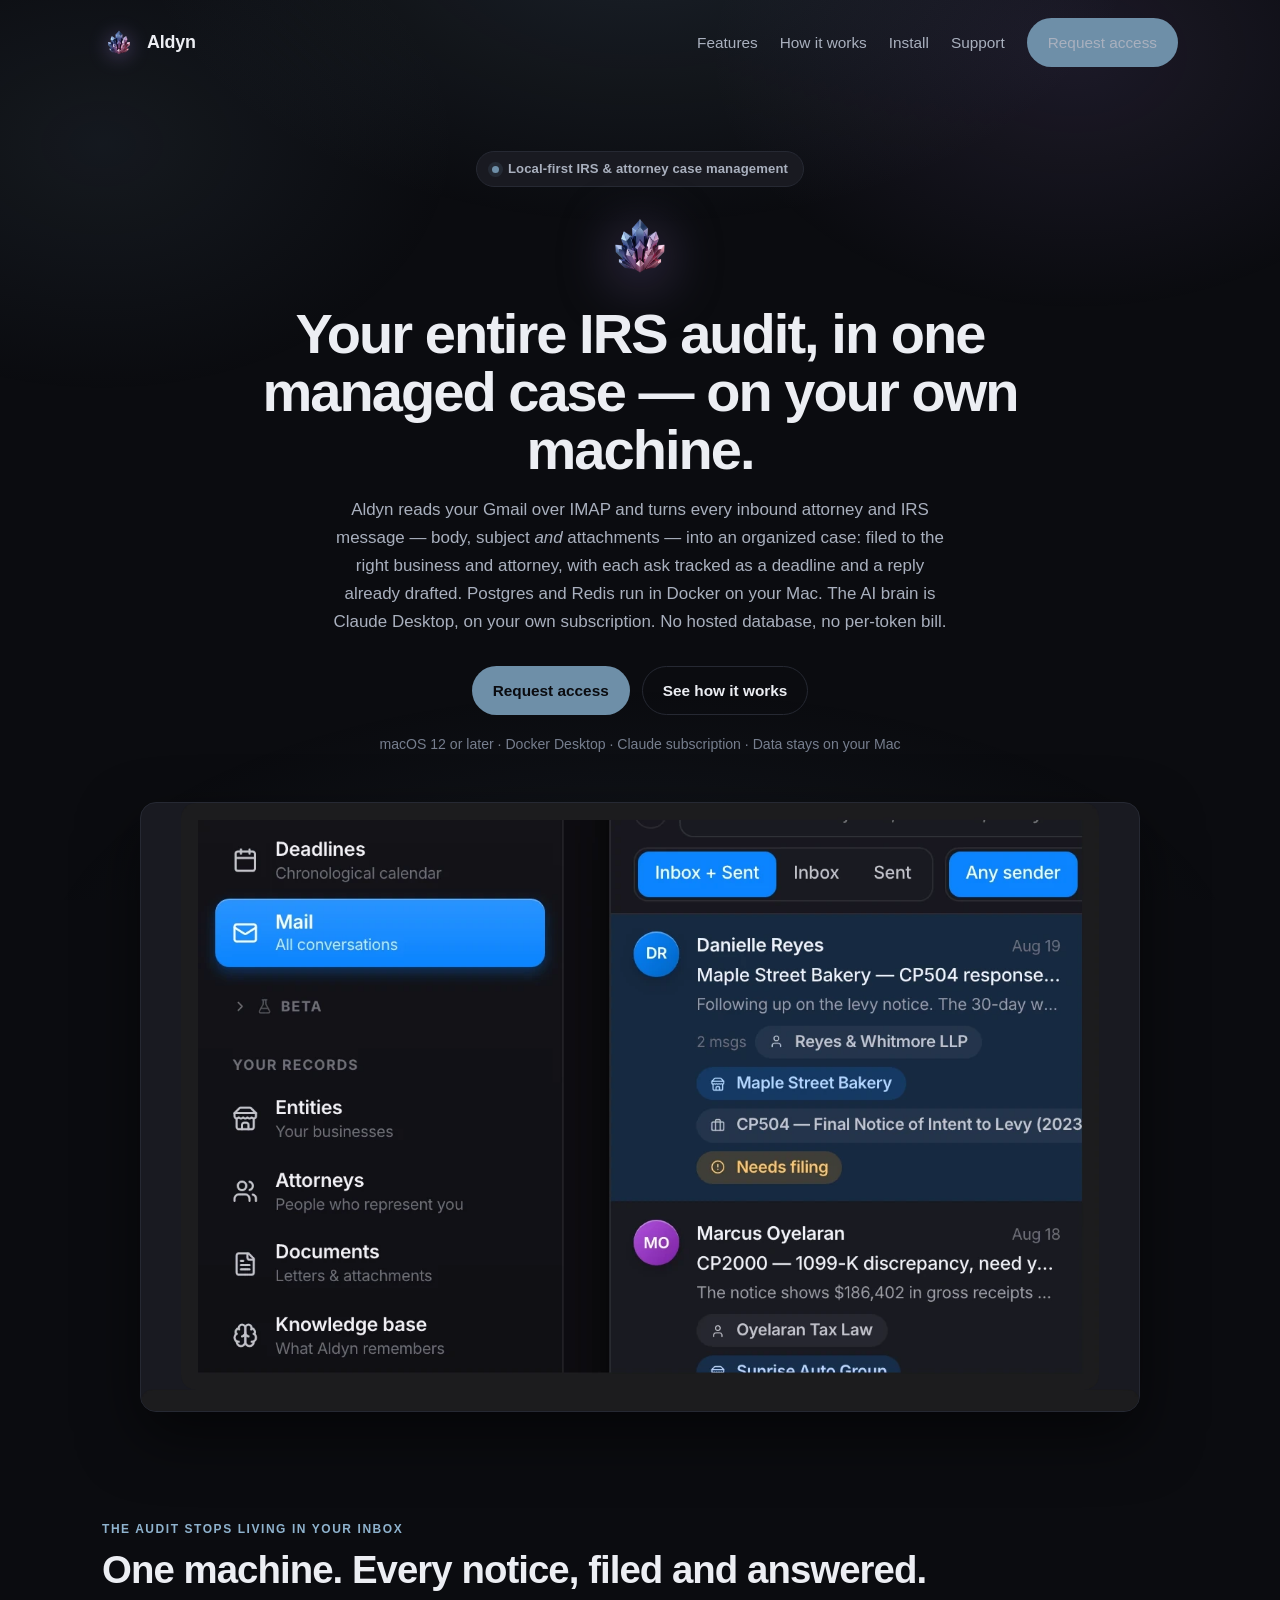
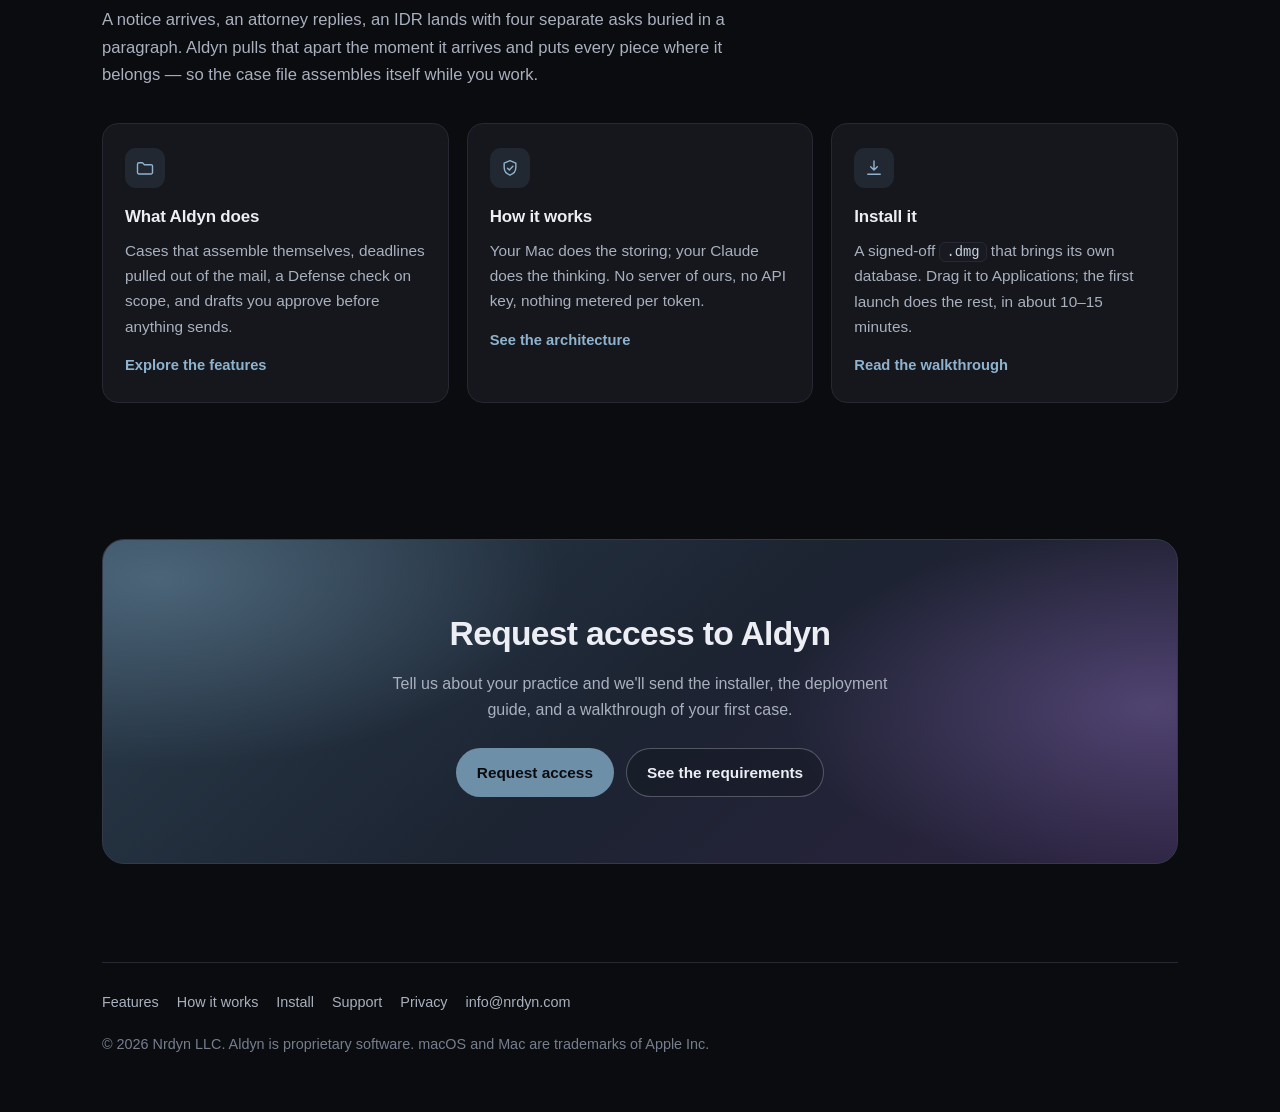
<file: index.html>
<!doctype html>
<html lang="en">
<head>
<meta charset="utf-8">
<meta name="viewport" content="width=device-width, initial-scale=1">
<title>Aldyn — Local-first IRS notice &amp; attorney case management for accountants</title>
<meta name="description" content="Aldyn turns every IRS notice and attorney email into a managed case on your own Mac: mail filed automatically, deadlines extracted, replies drafted, scope cross-checked. Postgres and Redis run locally, the AI brain is your own Claude subscription.">
<link rel="canonical" href="https://aldyn.nrdyn.com/">
<meta name="theme-color" content="#0B0C10">
<link rel="icon" type="image/png" sizes="64x64" href="/assets/favicon-64.png">
<link rel="icon" type="image/png" sizes="32x32" href="/assets/favicon-32.png">
<link rel="apple-touch-icon" href="/assets/apple-touch-icon.png">
<meta property="og:type" content="website">
<meta property="og:site_name" content="Aldyn">
<meta property="og:title" content="Aldyn — IRS notice &amp; attorney case management, on your own Mac">
<meta property="og:description" content="Every IRS notice and attorney email becomes a managed case — filed, deadlined, drafted. Runs locally on macOS; the AI brain is your own Claude subscription.">
<meta property="og:url" content="https://aldyn.nrdyn.com/">
<meta property="og:image" content="https://aldyn.nrdyn.com/assets/og-image.png">
<meta property="og:image:width" content="1200">
<meta property="og:image:height" content="630">
<meta property="og:image:alt" content="Aldyn — AI IRS audit software by Nrdyn">
<meta name="twitter:card" content="summary_large_image">
<meta name="twitter:title" content="Aldyn — IRS notice &amp; attorney case management, on your own Mac">
<meta name="twitter:description" content="Every IRS notice and attorney email becomes a managed case — filed, deadlined, drafted. Runs locally on macOS.">
<meta name="twitter:image" content="https://aldyn.nrdyn.com/assets/og-image.png">
<link rel="stylesheet" href="/assets/site.css">
<script type="application/ld+json">
{
  "@context": "https://schema.org",
  "@type": "SoftwareApplication",
  "name": "Aldyn",
  "alternateName": "Aldyn by Nrdyn",
  "applicationCategory": "BusinessApplication",
  "applicationSubCategory": "Tax Audit Case Management Software",
  "operatingSystem": "macOS 12 or later",
  "url": "https://aldyn.nrdyn.com/",
  "image": "https://aldyn.nrdyn.com/assets/mark-512.png",
  "description": "Local-first IRS-notice and attorney-communication management for accountants. Aldyn ingests Gmail over IMAP and turns each inbound attorney or IRS email — body, subject and attachments — into an organized case, with deadlines tracked, replies drafted and scope assessed. Postgres and Redis run in Docker on the user's own Mac; the AI brain is Claude Desktop over MCP.",
  "featureList": [
    "Multi-account Gmail ingestion over IMAP",
    "Automatic filing to business, attorney and case",
    "Deadline extraction and tracking from correspondence",
    "Defense check — scope and tax-law analysis of the case file",
    "Full-text document search over notices and attachments",
    "AI-drafted replies that only you can send"
  ],
  "softwareRequirements": "macOS 12+, Docker Desktop, Claude Desktop with an active Claude subscription",
  "offers": {
    "@type": "Offer",
    "category": "Paid",
    "availability": "https://schema.org/LimitedAvailability",
    "description": "Aldyn is distributed directly as a macOS installer. Contact Nrdyn to request access."
  },
  "author": { "@type": "Organization", "name": "Nrdyn LLC", "url": "https://nrdyn.com/", "email": "info@nrdyn.com" },
  "publisher": { "@type": "Organization", "name": "Nrdyn LLC", "url": "https://nrdyn.com/" }
}
</script>
</head>
<body>
<a class="skip" href="#main">Skip to content</a>
<div class="wrap">
  <nav class="nav">
    <a class="brand" href="/"><img src="/assets/mark.webp" alt="" width="34" height="34">Aldyn</a>
    <div class="nav-links">
      <a href="/features">Features</a>
      <a href="/how-it-works">How it works</a>
      <a href="/install">Install</a>
      <a href="/support">Support</a>
      <a class="btn" href="mailto:info@nrdyn.com?subject=Aldyn%20access">Request access</a>
    </div>
  </nav>

  <main id="main">
  <header class="hero">
    <div class="hero-inner">
      <span class="pill"><span class="dot" aria-hidden="true"></span>Local-first IRS &amp; attorney case management</span>
      <img class="hero-mark" src="/assets/mark.webp" alt="Aldyn logo" width="76" height="76">
      <h1>Your entire IRS audit, in one managed case — on your own machine.</h1>
      <p class="sub">Aldyn reads your Gmail over IMAP and turns every inbound attorney and IRS message — body, subject <em>and</em> attachments — into an organized case: filed to the right business and attorney, with each ask tracked as a deadline and a reply already drafted. Postgres and Redis run in Docker on your Mac. The AI brain is Claude Desktop, on your own subscription. No hosted database, no per-token bill.</p>
      <div class="cta">
        <a class="btn" href="mailto:info@nrdyn.com?subject=Aldyn%20access">Request access</a>
        <a class="btn btn-ghost" href="/how-it-works">See how it works</a>
      </div>
      <p class="fine"><span>macOS 12 or later</span> · <span>Docker Desktop</span> · <span>Claude subscription</span> · <span>Data stays on your Mac</span></p>
    </div>
    <div class="hero-media">
      <img src="/assets/shots/aldyn-laptop-overview.webp" alt="Aldyn running on a laptop: the Mail view listing attorney threads, each tagged with its business, its IRS notice, and a &quot;Needs filing&quot; flag." width="1398" height="852" fetchpriority="high">
    </div>
  </header>

  <section id="explore">
    <p class="eyebrow">The audit stops living in your inbox</p>
    <h2 class="title">One machine. Every notice, filed and answered.</h2>
    <p class="lede">A notice arrives, an attorney replies, an IDR lands with four separate asks buried in a paragraph. Aldyn pulls that apart the moment it arrives and puts every piece where it belongs — so the case file assembles itself while you work.</p>
    <div class="grid">
      <a class="card link" href="/features">
        <div class="ico"><svg viewBox="0 0 24 24" fill="none" stroke="currentColor" stroke-width="1.7" stroke-linecap="round" stroke-linejoin="round" aria-hidden="true"><path d="M3 7.4A1.8 1.8 0 0 1 4.8 5.6H9l2 2.4h8.2A1.8 1.8 0 0 1 21 9.8v7.6a1.8 1.8 0 0 1-1.8 1.8H4.8A1.8 1.8 0 0 1 3 17.4z"/></svg></div>
        <h3>What Aldyn does</h3>
        <p>Cases that assemble themselves, deadlines pulled out of the mail, a Defense check on scope, and drafts you approve before anything sends.</p>
        <span class="more">Explore the features</span>
      </a>
      <a class="card link" href="/how-it-works">
        <div class="ico"><svg viewBox="0 0 24 24" fill="none" stroke="currentColor" stroke-width="1.7" stroke-linecap="round" stroke-linejoin="round" aria-hidden="true"><path d="M12 3.2l7 2.9v5.4c0 4.3-2.9 7.6-7 9.1-4.1-1.5-7-4.8-7-9.1V6.1z"/><path d="M9 12.2l2.2 2.2 4.3-4.4"/></svg></div>
        <h3>How it works</h3>
        <p>Your Mac does the storing; your Claude does the thinking. No server of ours, no API key, nothing metered per token.</p>
        <span class="more">See the architecture</span>
      </a>
      <a class="card link" href="/install">
        <div class="ico"><svg viewBox="0 0 24 24" fill="none" stroke="currentColor" stroke-width="1.7" stroke-linecap="round" stroke-linejoin="round" aria-hidden="true"><path d="M12 3.5v11m0 0l-4-4m4 4l4-4M4.5 19.5h15"/></svg></div>
        <h3>Install it</h3>
        <p>A signed-off <code>.dmg</code> that brings its own database. Drag it to Applications; the first launch does the rest, in about 10–15 minutes.</p>
        <span class="more">Read the walkthrough</span>
      </a>
    </div>
  </section>

  <section>
    <div class="cta-band">
      <h2>Request access to Aldyn</h2>
      <p>Tell us about your practice and we'll send the installer, the deployment guide, and a walkthrough of your first case.</p>
      <div class="cta">
        <a class="btn" href="mailto:info@nrdyn.com?subject=Aldyn%20access">Request access</a>
        <a class="btn btn-ghost" href="/install">See the requirements</a>
      </div>
    </div>
  </section>
  </main>

  <footer>
    <div>
      <a href="/features">Features</a><a href="/how-it-works">How it works</a><a href="/install">Install</a><a href="/support">Support</a><a href="/privacy">Privacy</a><a href="mailto:info@nrdyn.com">info@nrdyn.com</a>
    </div>
    <div>© 2026 Nrdyn LLC. Aldyn is proprietary software. macOS and Mac are trademarks of Apple Inc.</div>
  </footer>
</div>
</body>
</html>
</file>
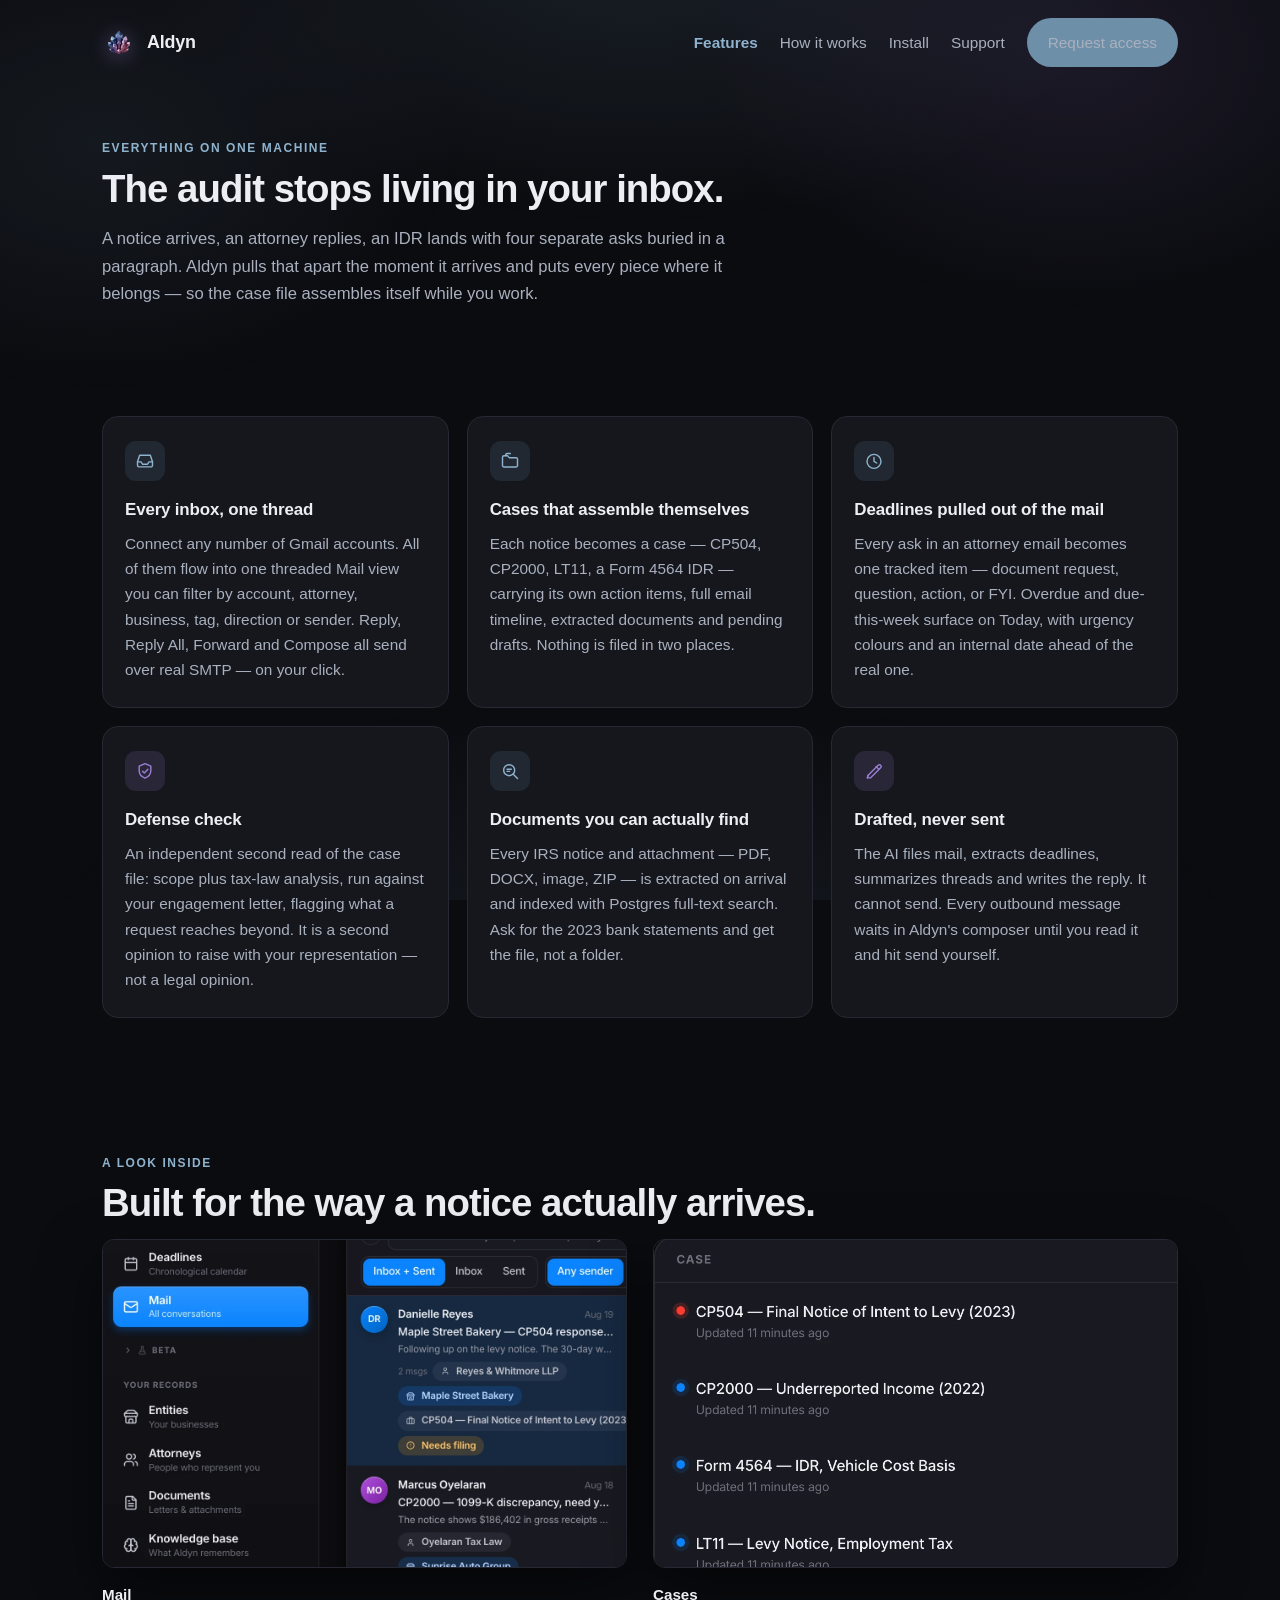
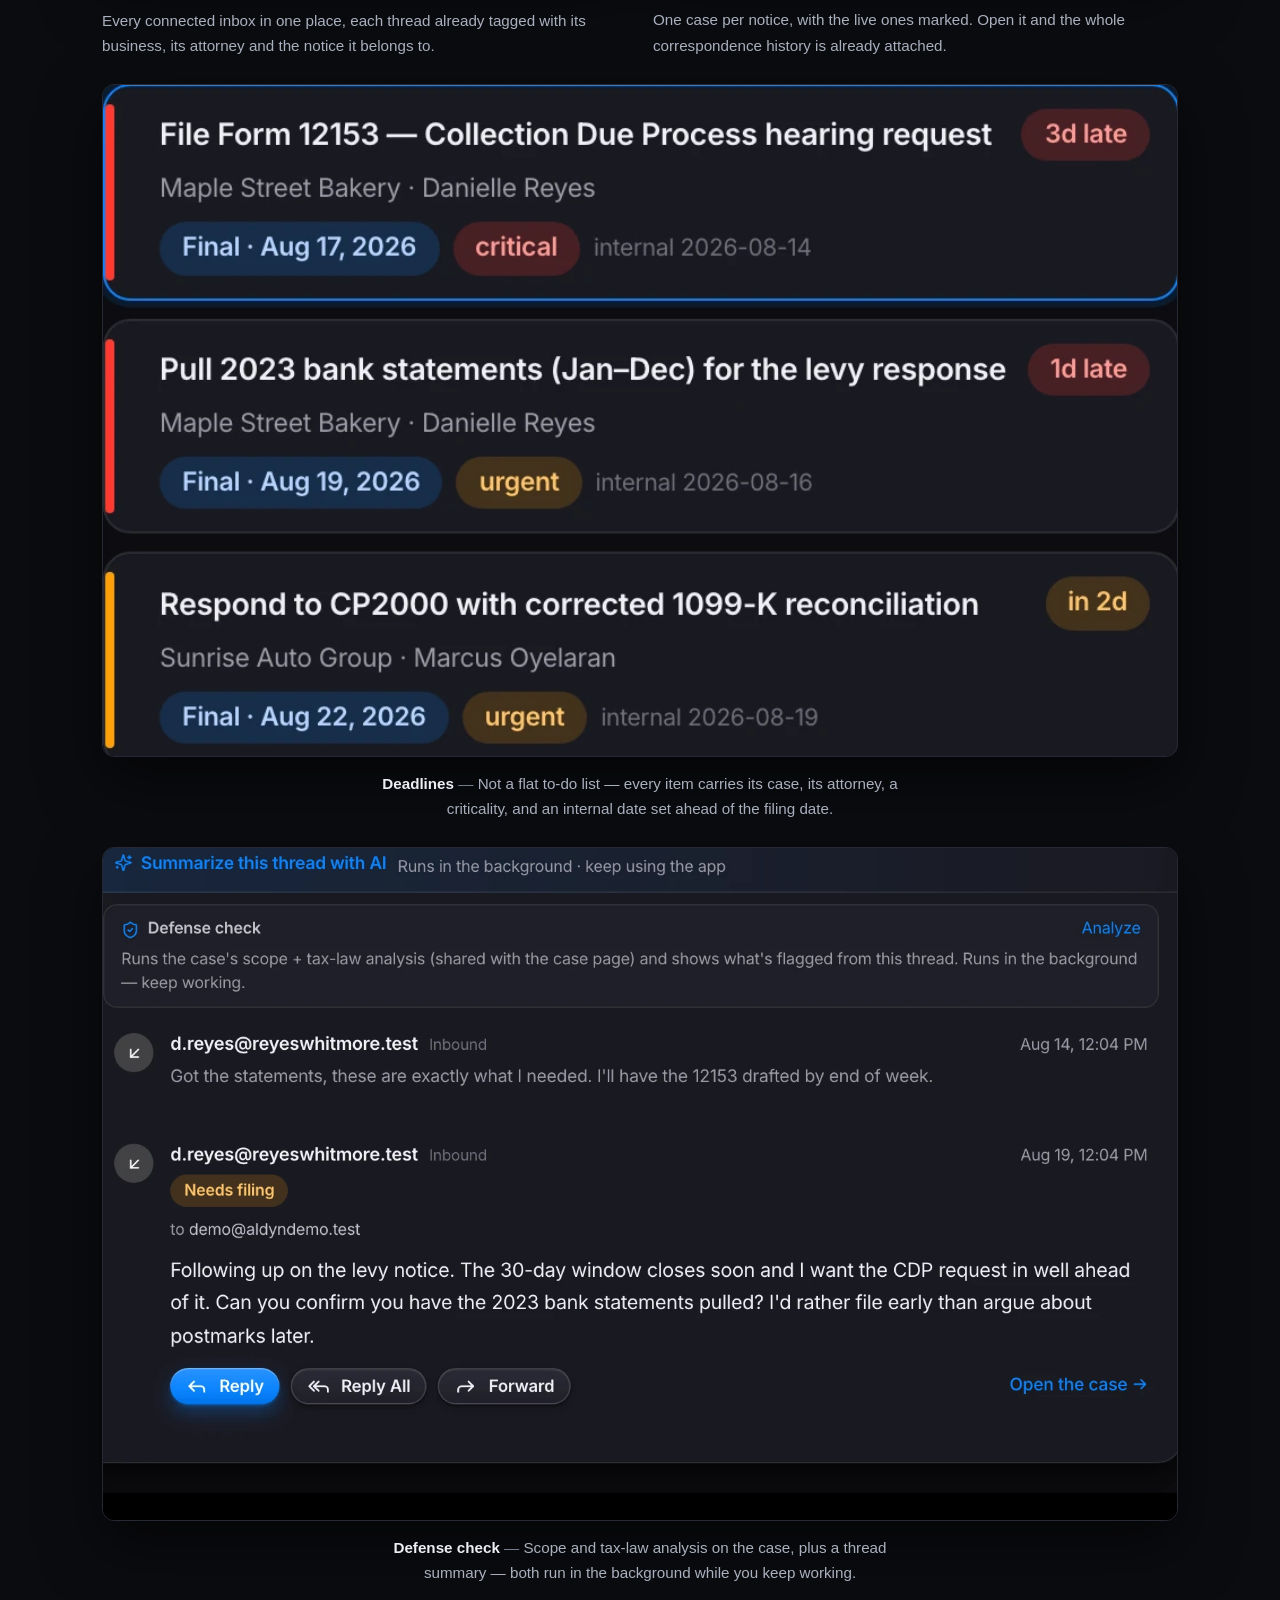
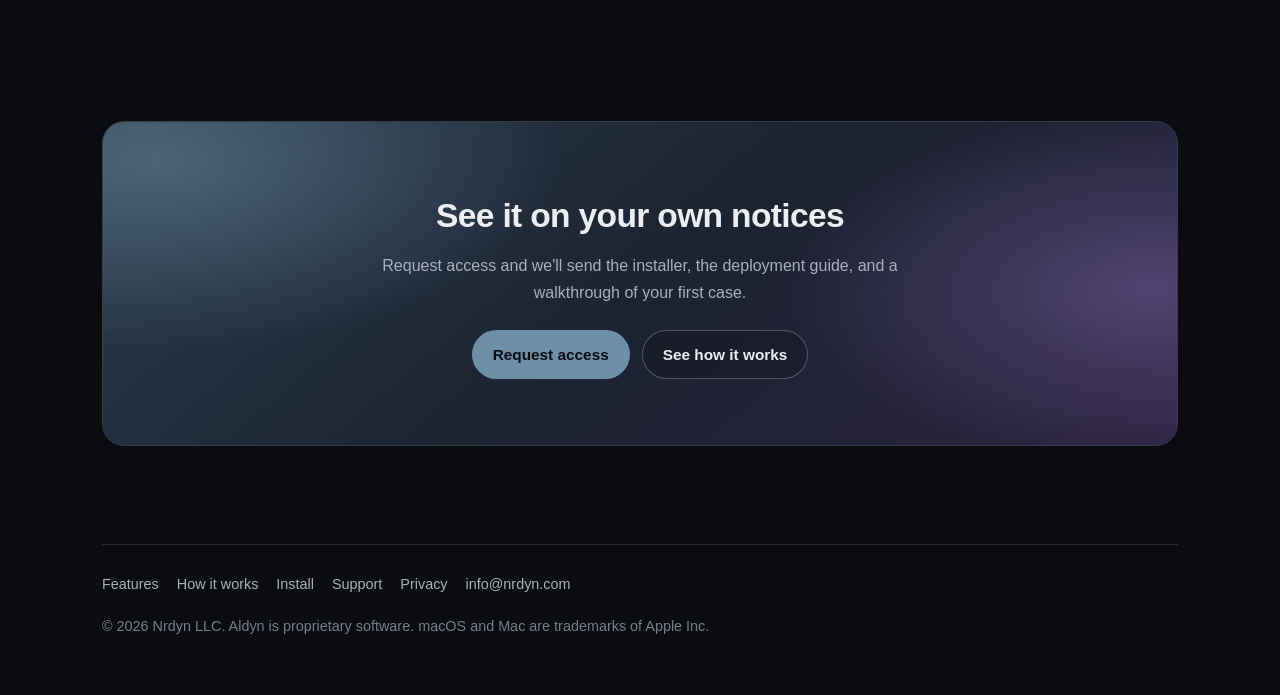
<file: features.html>
<!doctype html>
<html lang="en">
<head>
<meta charset="utf-8">
<meta name="viewport" content="width=device-width, initial-scale=1">
<title>Features — Aldyn</title>
<meta name="description" content="What Aldyn does: every inbox in one thread, cases that assemble themselves, deadlines pulled out of the mail, a Defense check on scope, full-text document search, and AI drafts that only you can send.">
<link rel="canonical" href="https://aldyn.nrdyn.com/features">
<meta name="theme-color" content="#0B0C10">
<link rel="icon" type="image/png" sizes="64x64" href="/assets/favicon-64.png">
<link rel="icon" type="image/png" sizes="32x32" href="/assets/favicon-32.png">
<link rel="apple-touch-icon" href="/assets/apple-touch-icon.png">
<meta property="og:type" content="website">
<meta property="og:site_name" content="Aldyn">
<meta property="og:title" content="Features — Aldyn">
<meta property="og:description" content="Cases that assemble themselves, deadlines pulled out of the mail, a Defense check on scope, and AI drafts that only you can send.">
<meta property="og:url" content="https://aldyn.nrdyn.com/features">
<meta property="og:image" content="https://aldyn.nrdyn.com/assets/og-image.png">
<meta name="twitter:card" content="summary_large_image">
<meta name="twitter:image" content="https://aldyn.nrdyn.com/assets/og-image.png">
<link rel="stylesheet" href="/assets/site.css">
</head>
<body>
<a class="skip" href="#main">Skip to content</a>
<div class="wrap">
  <nav class="nav">
    <a class="brand" href="/"><img src="/assets/mark.webp" alt="" width="34" height="34">Aldyn</a>
    <div class="nav-links">
      <a href="/features" aria-current="page">Features</a>
      <a href="/how-it-works">How it works</a>
      <a href="/install">Install</a>
      <a href="/support">Support</a>
      <a class="btn" href="mailto:info@nrdyn.com?subject=Aldyn%20access">Request access</a>
    </div>
  </nav>

  <main id="main">
  <header class="page-head">
    <p class="eyebrow">Everything on one machine</p>
    <h2 class="title">The audit stops living in your inbox.</h2>
    <p class="lede">A notice arrives, an attorney replies, an IDR lands with four separate asks buried in a paragraph. Aldyn pulls that apart the moment it arrives and puts every piece where it belongs — so the case file assembles itself while you work.</p>
  </header>

  <section id="features">
    <div class="grid">
      <div class="card">
        <div class="ico"><svg viewBox="0 0 24 24" fill="none" stroke="currentColor" stroke-width="1.7" stroke-linecap="round" stroke-linejoin="round" aria-hidden="true"><path d="M3 13h4.2l1.8 2.8h6l1.8-2.8H21"/><path d="M5.6 5h12.8l2.6 8v4.2a1.8 1.8 0 0 1-1.8 1.8H4.8A1.8 1.8 0 0 1 3 17.2V13z"/></svg></div>
        <h3>Every inbox, one thread</h3>
        <p>Connect any number of Gmail accounts. All of them flow into one threaded Mail view you can filter by account, attorney, business, tag, direction or sender. Reply, Reply All, Forward and Compose all send over real SMTP — on your click.</p>
      </div>
      <div class="card">
        <div class="ico"><svg viewBox="0 0 24 24" fill="none" stroke="currentColor" stroke-width="1.7" stroke-linecap="round" stroke-linejoin="round" aria-hidden="true"><path d="M3 7.4A1.8 1.8 0 0 1 4.8 5.6H9l2 2.4h8.2A1.8 1.8 0 0 1 21 9.8v7.6a1.8 1.8 0 0 1-1.8 1.8H4.8A1.8 1.8 0 0 1 3 17.4z"/><path d="M7 5.6V4.4A1.4 1.4 0 0 1 8.4 3h4"/></svg></div>
        <h3>Cases that assemble themselves</h3>
        <p>Each notice becomes a case — CP504, CP2000, LT11, a Form 4564 IDR — carrying its own action items, full email timeline, extracted documents and pending drafts. Nothing is filed in two places.</p>
      </div>
      <div class="card">
        <div class="ico"><svg viewBox="0 0 24 24" fill="none" stroke="currentColor" stroke-width="1.7" stroke-linecap="round" stroke-linejoin="round" aria-hidden="true"><circle cx="12" cy="12.4" r="8.4"/><path d="M12 7.6v4.8l3.2 2"/></svg></div>
        <h3>Deadlines pulled out of the mail</h3>
        <p>Every ask in an attorney email becomes one tracked item — document request, question, action, or FYI. Overdue and due-this-week surface on Today, with urgency colours and an internal date ahead of the real one.</p>
      </div>
      <div class="card ai">
        <div class="ico"><svg viewBox="0 0 24 24" fill="none" stroke="currentColor" stroke-width="1.7" stroke-linecap="round" stroke-linejoin="round" aria-hidden="true"><path d="M12 3.2l7 2.9v5.4c0 4.3-2.9 7.6-7 9.1-4.1-1.5-7-4.8-7-9.1V6.1z"/><path d="M9 12.2l2.2 2.2 4.3-4.4"/></svg></div>
        <h3>Defense check</h3>
        <p>An independent second read of the case file: scope plus tax-law analysis, run against your engagement letter, flagging what a request reaches beyond. It is a second opinion to raise with your representation — not a legal opinion.</p>
      </div>
      <div class="card">
        <div class="ico"><svg viewBox="0 0 24 24" fill="none" stroke="currentColor" stroke-width="1.7" stroke-linecap="round" stroke-linejoin="round" aria-hidden="true"><circle cx="11" cy="11" r="6.6"/><path d="M15.9 15.9L21 21"/><path d="M8.4 9.8h5.2M8.4 12.4h3.2"/></svg></div>
        <h3>Documents you can actually find</h3>
        <p>Every IRS notice and attachment — PDF, DOCX, image, ZIP — is extracted on arrival and indexed with Postgres full-text search. Ask for the 2023 bank statements and get the file, not a folder.</p>
      </div>
      <div class="card ai">
        <div class="ico"><svg viewBox="0 0 24 24" fill="none" stroke="currentColor" stroke-width="1.7" stroke-linecap="round" stroke-linejoin="round" aria-hidden="true"><path d="M4 20.2h4L20 8.2a2.1 2.1 0 0 0-3-3L5 17.2z"/><path d="M14.6 6.6l2.9 2.9"/><path d="M4 20.2l.9-3.1"/></svg></div>
        <h3>Drafted, never sent</h3>
        <p>The AI files mail, extracts deadlines, summarizes threads and writes the reply. It cannot send. Every outbound message waits in Aldyn's composer until you read it and hit send yourself.</p>
      </div>
    </div>
  </section>

  <section id="screens">
    <p class="eyebrow">A look inside</p>
    <h2 class="title">Built for the way a notice actually arrives.</h2>
    <div class="shots">
      <figure class="shot">
        <img src="/assets/shots/aldyn-shot-inbox.webp" alt="Aldyn's Mail view: a sidebar with Deadlines, Mail, Entities, Attorneys, Documents and Knowledge base, beside threads tagged by business and IRS notice." width="1238" height="774" loading="lazy">
        <figcaption><b>Mail</b>Every connected inbox in one place, each thread already tagged with its business, its attorney and the notice it belongs to.</figcaption>
      </figure>
      <figure class="shot">
        <img src="/assets/shots/aldyn-shot-cases.webp" alt="A list of Aldyn cases: CP504 Final Notice of Intent to Levy, CP2000 Underreported Income, Form 4564 IDR, and an LT11 levy notice." width="979" height="612" loading="lazy">
        <figcaption><b>Cases</b>One case per notice, with the live ones marked. Open it and the whole correspondence history is already attached.</figcaption>
      </figure>
      <figure class="shot wide">
        <img src="/assets/shots/aldyn-shot-deadlines.webp" alt="Aldyn's deadline list showing a Form 12153 CDP hearing request three days late, a bank-statement pull one day late, and a CP2000 response due in two days." width="950" height="594" loading="lazy">
        <figcaption><b>Deadlines</b>Not a flat to-do list — every item carries its case, its attorney, a criticality, and an internal date set ahead of the filing date.</figcaption>
      </figure>
      <figure class="shot wide">
        <img src="/assets/shots/aldyn-shot-defense.webp" alt="A thread in Aldyn with a Defense check panel and a Summarize this thread with AI action, both running in the background." width="1534" height="959" loading="lazy">
        <figcaption><b>Defense check</b>Scope and tax-law analysis on the case, plus a thread summary — both run in the background while you keep working.</figcaption>
      </figure>
    </div>
  </section>

  <section>
    <div class="cta-band">
      <h2>See it on your own notices</h2>
      <p>Request access and we'll send the installer, the deployment guide, and a walkthrough of your first case.</p>
      <div class="cta">
        <a class="btn" href="mailto:info@nrdyn.com?subject=Aldyn%20access">Request access</a>
        <a class="btn btn-ghost" href="/how-it-works">See how it works</a>
      </div>
    </div>
  </section>
  </main>

  <footer>
    <div>
      <a href="/features">Features</a><a href="/how-it-works">How it works</a><a href="/install">Install</a><a href="/support">Support</a><a href="/privacy">Privacy</a><a href="mailto:info@nrdyn.com">info@nrdyn.com</a>
    </div>
    <div>© 2026 Nrdyn LLC. Aldyn is proprietary software. macOS and Mac are trademarks of Apple Inc.</div>
  </footer>
</div>
</body>
</html>
</file>
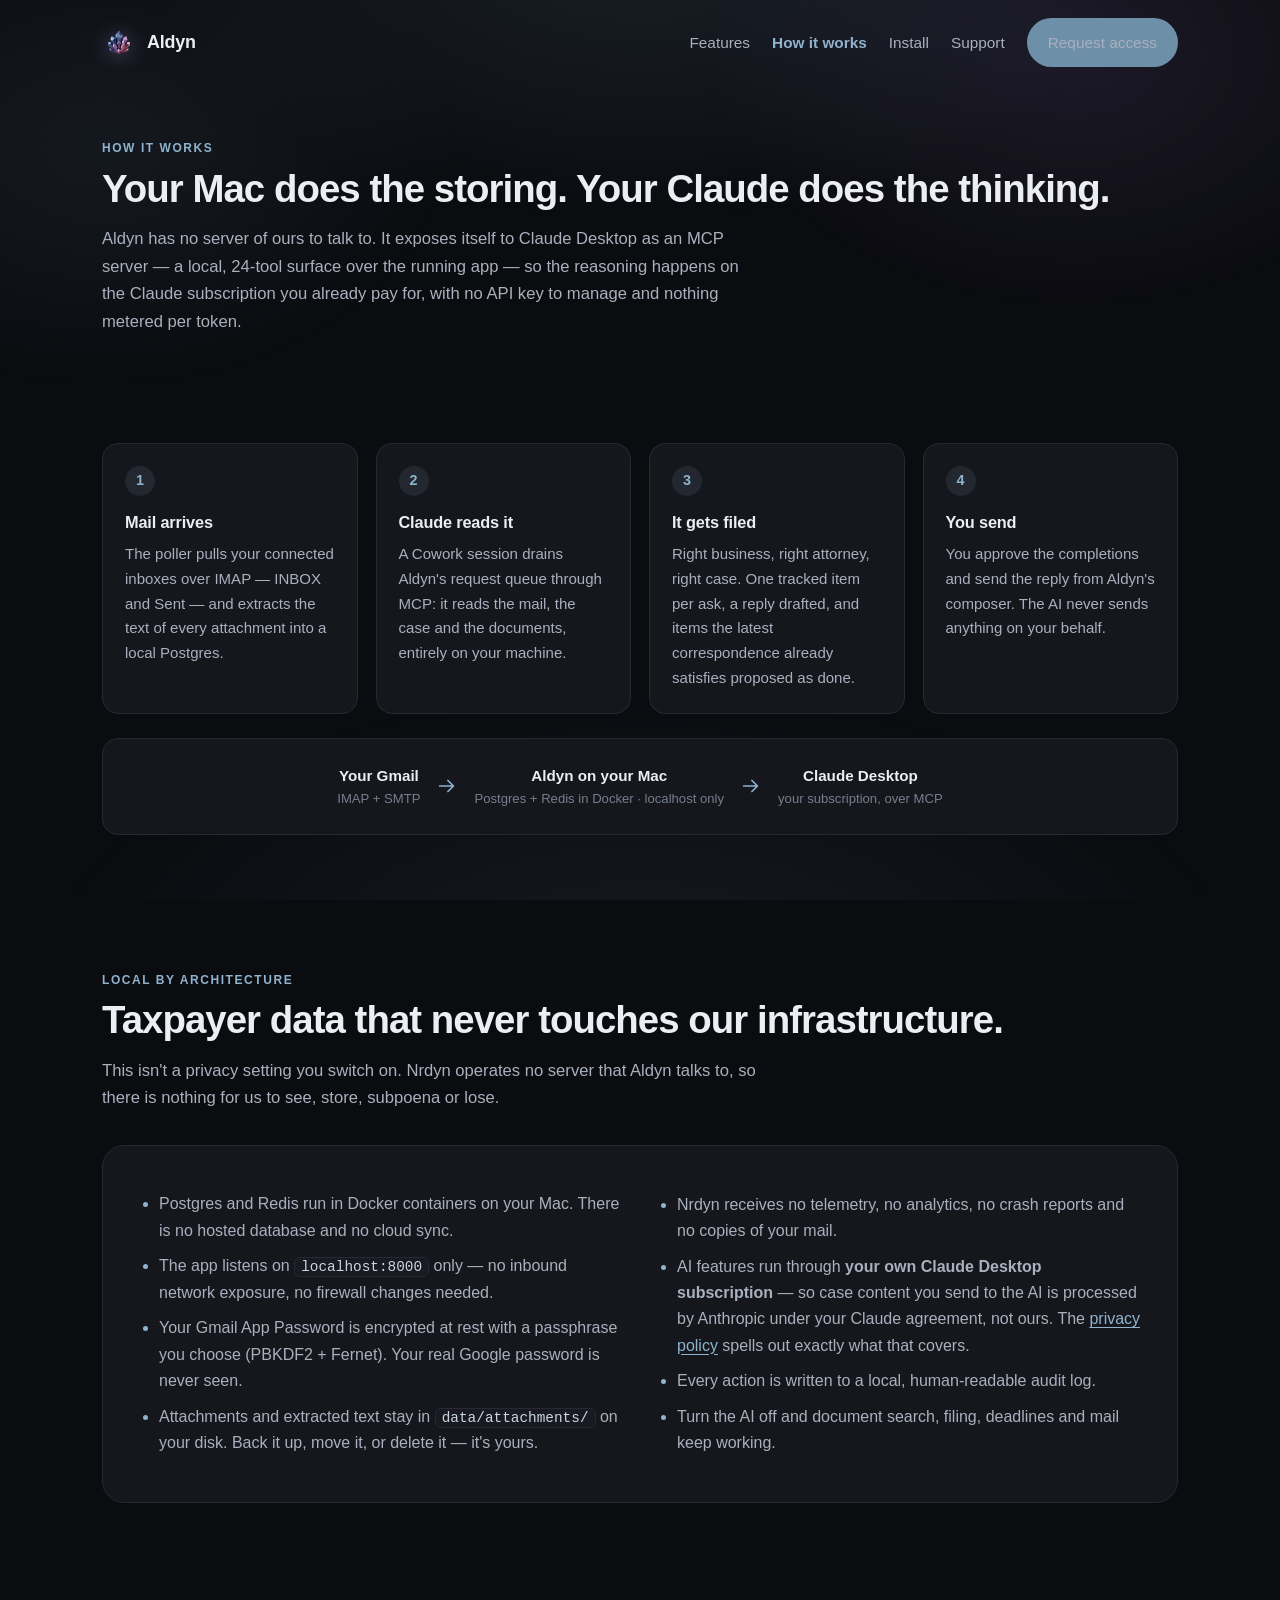
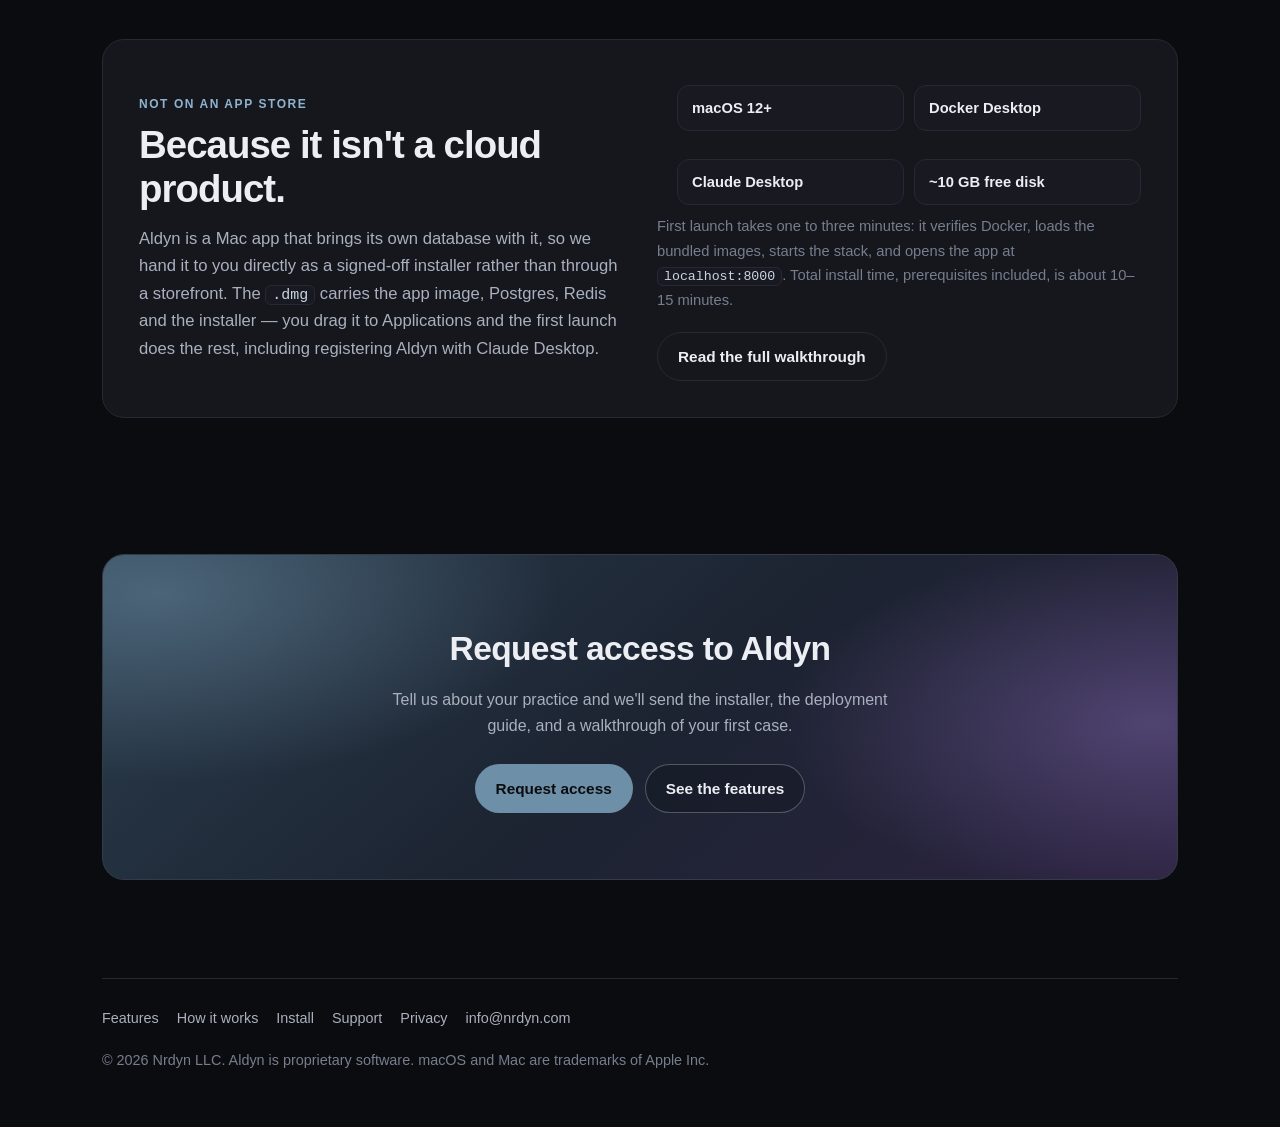
<file: how-it-works.html>
<!doctype html>
<html lang="en">
<head>
<meta charset="utf-8">
<meta name="viewport" content="width=device-width, initial-scale=1">
<title>How it works — Aldyn</title>
<meta name="description" content="How Aldyn works: your Mac does the storing, your Claude does the thinking. Mail arrives over IMAP, Claude Desktop reads it over a local MCP server, it gets filed, and you send. No server of ours, no API key, nothing metered per token.">
<link rel="canonical" href="https://aldyn.nrdyn.com/how-it-works">
<meta name="theme-color" content="#0B0C10">
<link rel="icon" type="image/png" sizes="64x64" href="/assets/favicon-64.png">
<link rel="icon" type="image/png" sizes="32x32" href="/assets/favicon-32.png">
<link rel="apple-touch-icon" href="/assets/apple-touch-icon.png">
<meta property="og:type" content="website">
<meta property="og:site_name" content="Aldyn">
<meta property="og:title" content="How it works — Aldyn">
<meta property="og:description" content="Your Mac does the storing; your Claude does the thinking. Aldyn exposes itself to Claude Desktop as a local MCP server — no API key, nothing metered per token.">
<meta property="og:url" content="https://aldyn.nrdyn.com/how-it-works">
<meta property="og:image" content="https://aldyn.nrdyn.com/assets/og-image.png">
<meta name="twitter:card" content="summary_large_image">
<meta name="twitter:image" content="https://aldyn.nrdyn.com/assets/og-image.png">
<link rel="stylesheet" href="/assets/site.css">
</head>
<body>
<a class="skip" href="#main">Skip to content</a>
<div class="wrap">
  <nav class="nav">
    <a class="brand" href="/"><img src="/assets/mark.webp" alt="" width="34" height="34">Aldyn</a>
    <div class="nav-links">
      <a href="/features">Features</a>
      <a href="/how-it-works" aria-current="page">How it works</a>
      <a href="/install">Install</a>
      <a href="/support">Support</a>
      <a class="btn" href="mailto:info@nrdyn.com?subject=Aldyn%20access">Request access</a>
    </div>
  </nav>

  <main id="main">
  <header class="page-head">
    <p class="eyebrow">How it works</p>
    <h2 class="title">Your Mac does the storing. Your Claude does the thinking.</h2>
    <p class="lede">Aldyn has no server of ours to talk to. It exposes itself to Claude Desktop as an MCP server — a local, 24-tool surface over the running app — so the reasoning happens on the Claude subscription you already pay for, with no API key to manage and nothing metered per token.</p>
  </header>

  <section id="how">
    <div class="steps">
      <div class="step">
        <div class="num">1</div>
        <h3>Mail arrives</h3>
        <p>The poller pulls your connected inboxes over IMAP — INBOX and Sent — and extracts the text of every attachment into a local Postgres.</p>
      </div>
      <div class="step">
        <div class="num">2</div>
        <h3>Claude reads it</h3>
        <p>A Cowork session drains Aldyn's request queue through MCP: it reads the mail, the case and the documents, entirely on your machine.</p>
      </div>
      <div class="step">
        <div class="num">3</div>
        <h3>It gets filed</h3>
        <p>Right business, right attorney, right case. One tracked item per ask, a reply drafted, and items the latest correspondence already satisfies proposed as done.</p>
      </div>
      <div class="step">
        <div class="num">4</div>
        <h3>You send</h3>
        <p>You approve the completions and send the reply from Aldyn's composer. The AI never sends anything on your behalf.</p>
      </div>
    </div>
    <div class="flow">
      <span class="node">Your Gmail<small>IMAP + SMTP</small></span>
      <span class="arrow" aria-hidden="true"><svg viewBox="0 0 24 24" fill="none" stroke="currentColor" stroke-width="1.9" stroke-linecap="round" stroke-linejoin="round"><path d="M4 12h14M13 6l6 6-6 6"/></svg></span>
      <span class="node">Aldyn on your Mac<small>Postgres + Redis in Docker · localhost only</small></span>
      <span class="arrow" aria-hidden="true"><svg viewBox="0 0 24 24" fill="none" stroke="currentColor" stroke-width="1.9" stroke-linecap="round" stroke-linejoin="round"><path d="M4 12h14M13 6l6 6-6 6"/></svg></span>
      <span class="node">Claude Desktop<small>your subscription, over MCP</small></span>
    </div>
  </section>

  <section id="privacy">
    <p class="eyebrow">Local by architecture</p>
    <h2 class="title">Taxpayer data that never touches our infrastructure.</h2>
    <p class="lede">This isn't a privacy setting you switch on. Nrdyn operates no server that Aldyn talks to, so there is nothing for us to see, store, subpoena or lose.</p>
    <div class="panel">
      <div>
        <ul>
          <li>Postgres and Redis run in Docker containers on your Mac. There is no hosted database and no cloud sync.</li>
          <li>The app listens on <code>localhost:8000</code> only — no inbound network exposure, no firewall changes needed.</li>
          <li>Your Gmail App Password is encrypted at rest with a passphrase you choose (PBKDF2 + Fernet). Your real Google password is never seen.</li>
          <li>Attachments and extracted text stay in <code>data/attachments/</code> on your disk. Back it up, move it, or delete it — it's yours.</li>
        </ul>
      </div>
      <div>
        <ul>
          <li>Nrdyn receives no telemetry, no analytics, no crash reports and no copies of your mail.</li>
          <li>AI features run through <b>your own Claude Desktop subscription</b> — so case content you send to the AI is processed by Anthropic under your Claude agreement, not ours. The <a href="/privacy">privacy policy</a> spells out exactly what that covers.</li>
          <li>Every action is written to a local, human-readable audit log.</li>
          <li>Turn the AI off and document search, filing, deadlines and mail keep working.</li>
        </ul>
      </div>
    </div>
  </section>

  <section id="install-teaser">
    <div class="panel">
      <div>
        <p class="eyebrow">Not on an app store</p>
        <h2 class="title tight">Because it isn't a cloud product.</h2>
        <p class="lede flush">Aldyn is a Mac app that brings its own database with it, so we hand it to you directly as a signed-off installer rather than through a storefront. The <code>.dmg</code> carries the app image, Postgres, Redis and the installer — you drag it to Applications and the first launch does the rest, including registering Aldyn with Claude Desktop.</p>
      </div>
      <div>
        <ul class="reqs">
          <li><b>macOS 12+</b></li>
          <li><b>Docker Desktop</b></li>
          <li><b>Claude Desktop</b></li>
          <li><b>~10 GB free disk</b></li>
        </ul>
        <p class="muted flush-top">First launch takes one to three minutes: it verifies Docker, loads the bundled images, starts the stack, and opens the app at <code>localhost:8000</code>. Total install time, prerequisites included, is about 10–15 minutes.</p>
        <div class="cta spaced">
          <a class="btn btn-ghost" href="/install">Read the full walkthrough</a>
        </div>
      </div>
    </div>
  </section>

  <section>
    <div class="cta-band">
      <h2>Request access to Aldyn</h2>
      <p>Tell us about your practice and we'll send the installer, the deployment guide, and a walkthrough of your first case.</p>
      <div class="cta">
        <a class="btn" href="mailto:info@nrdyn.com?subject=Aldyn%20access">Request access</a>
        <a class="btn btn-ghost" href="/features">See the features</a>
      </div>
    </div>
  </section>
  </main>

  <footer>
    <div>
      <a href="/features">Features</a><a href="/how-it-works">How it works</a><a href="/install">Install</a><a href="/support">Support</a><a href="/privacy">Privacy</a><a href="mailto:info@nrdyn.com">info@nrdyn.com</a>
    </div>
    <div>© 2026 Nrdyn LLC. Aldyn is proprietary software. macOS and Mac are trademarks of Apple Inc.</div>
  </footer>
</div>
</body>
</html>
</file>
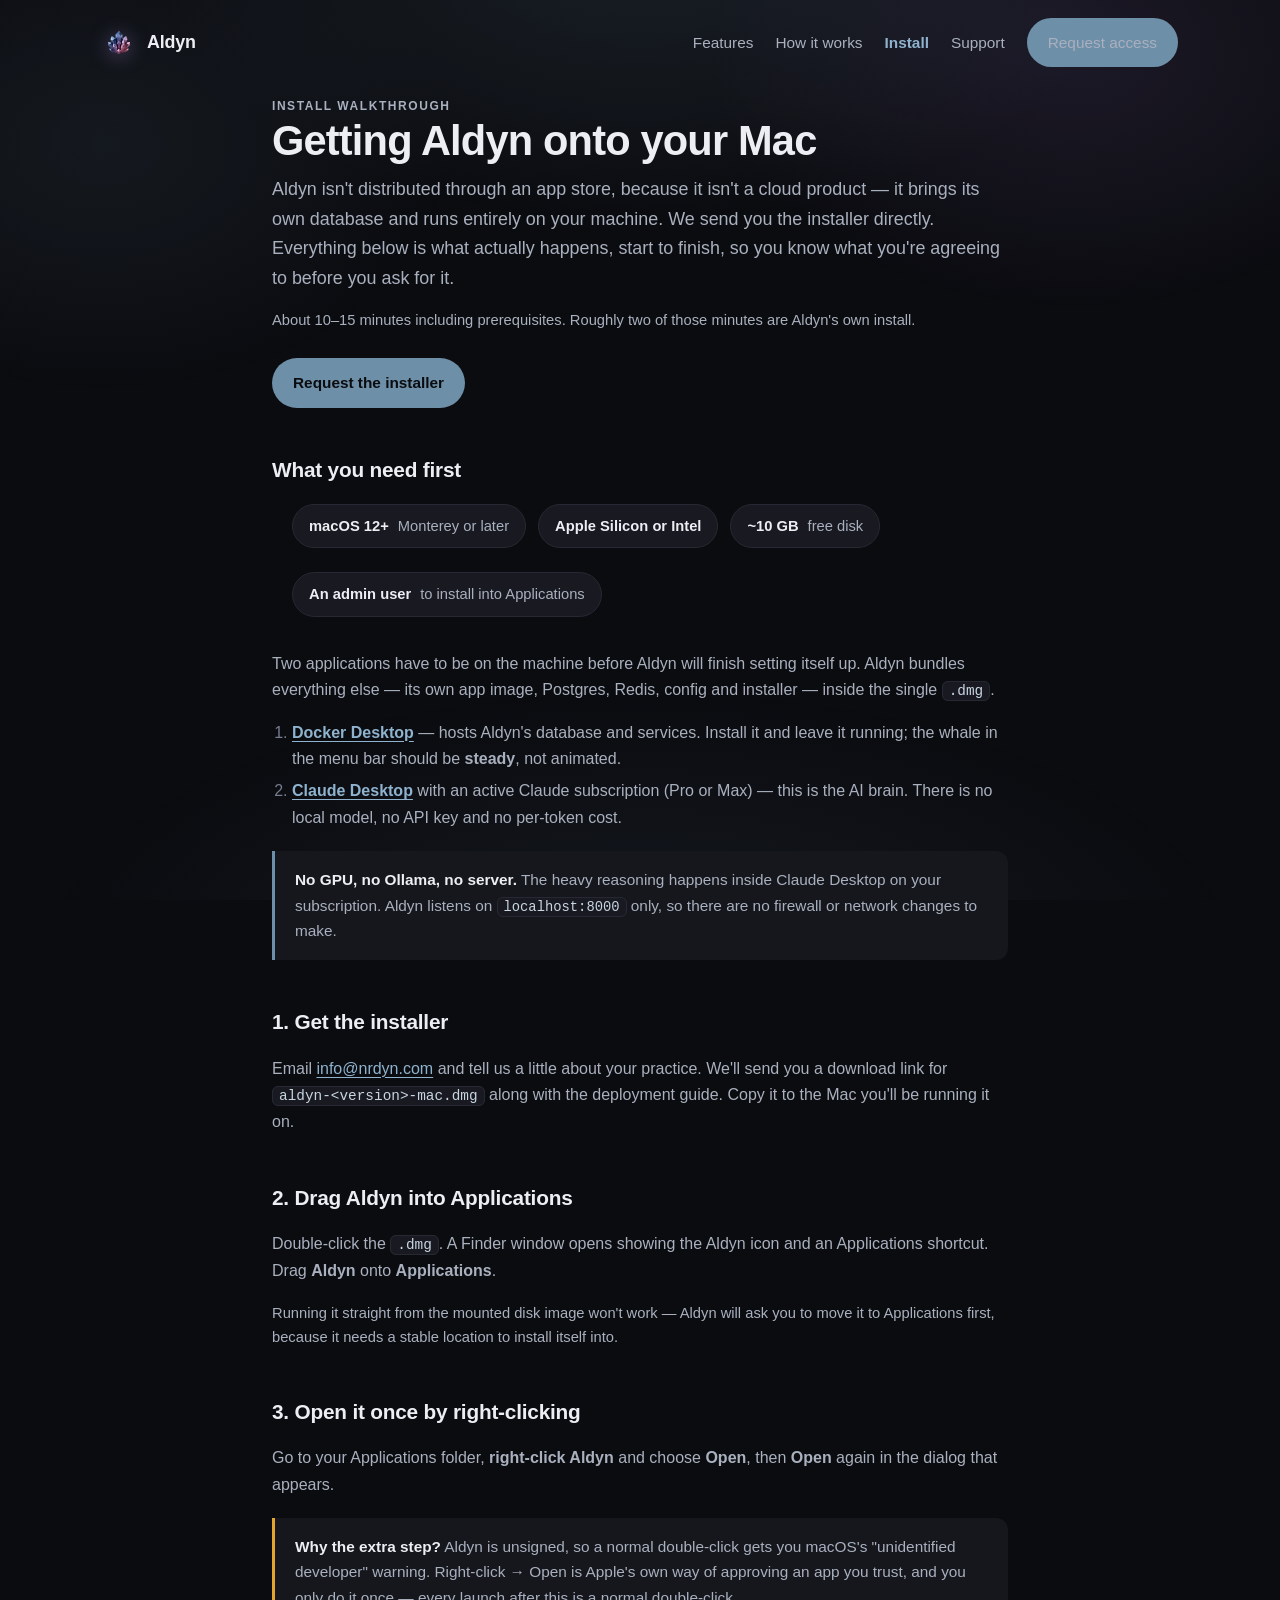
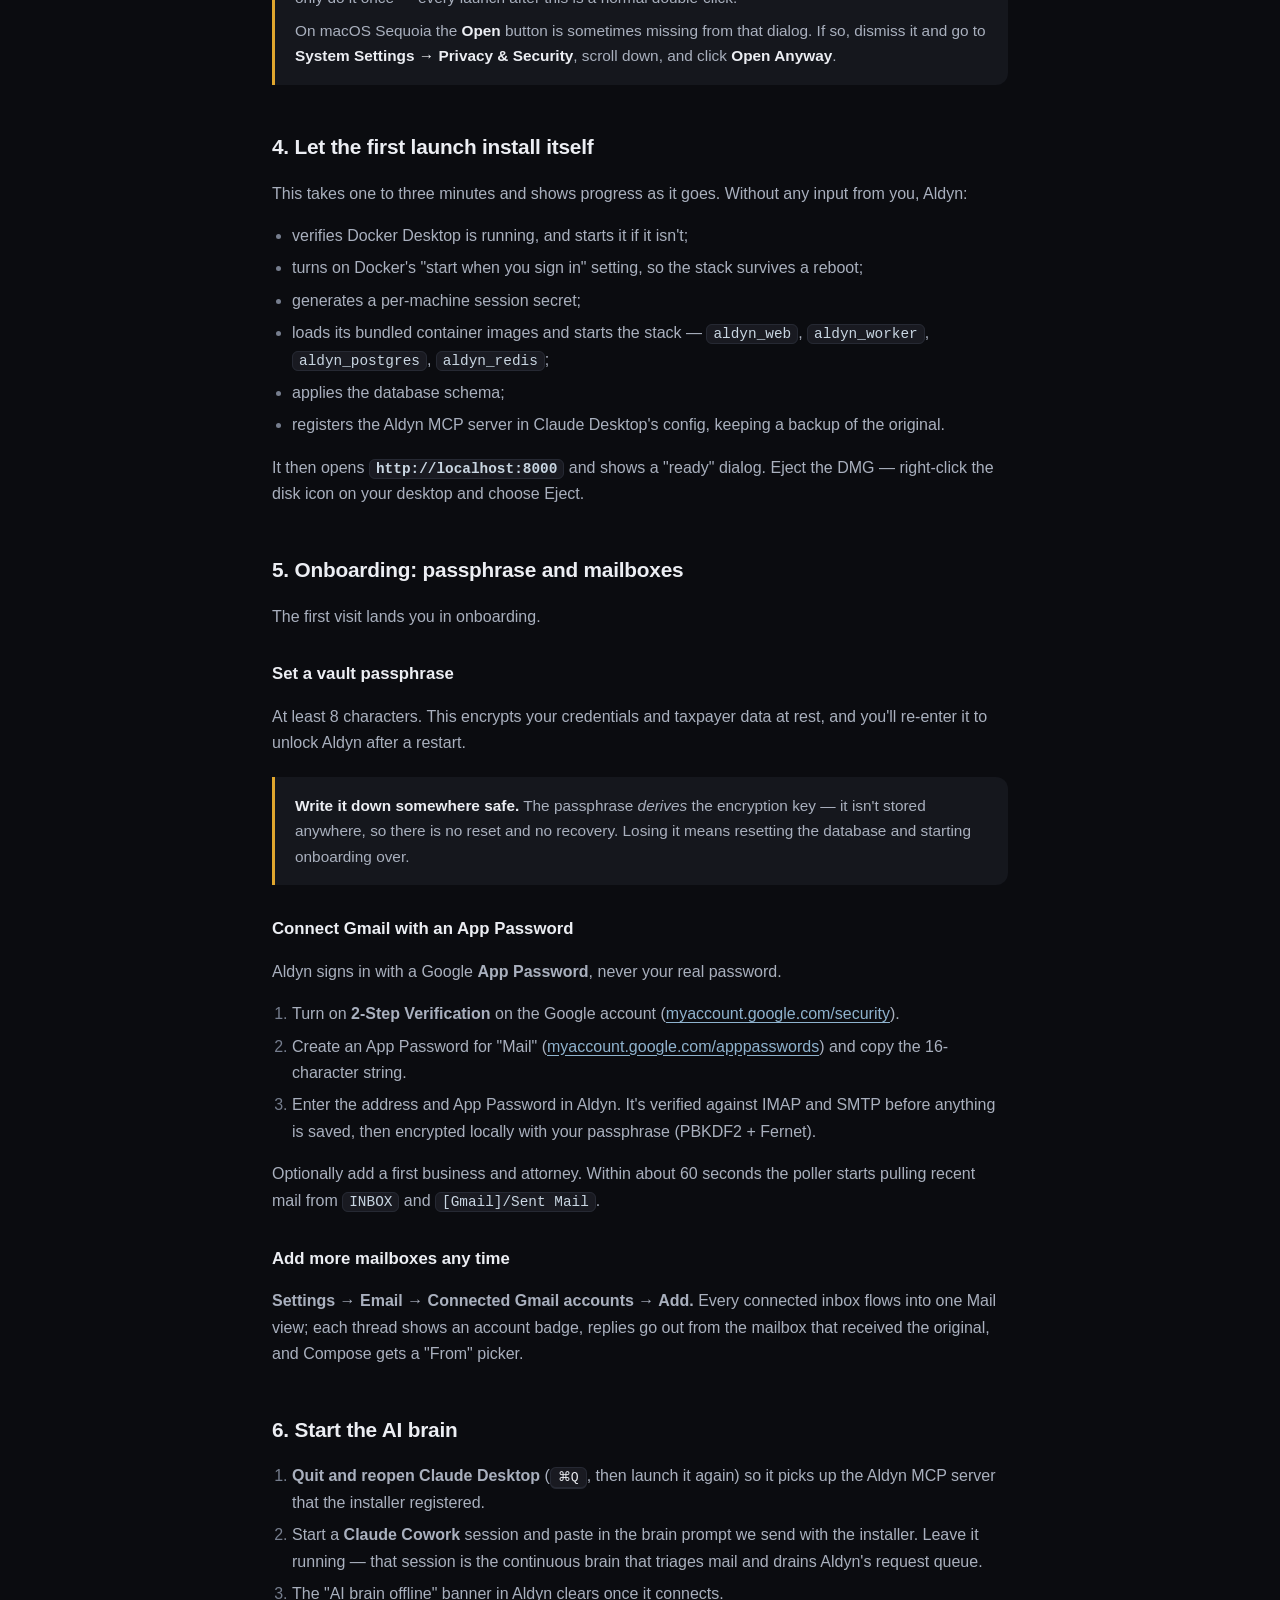
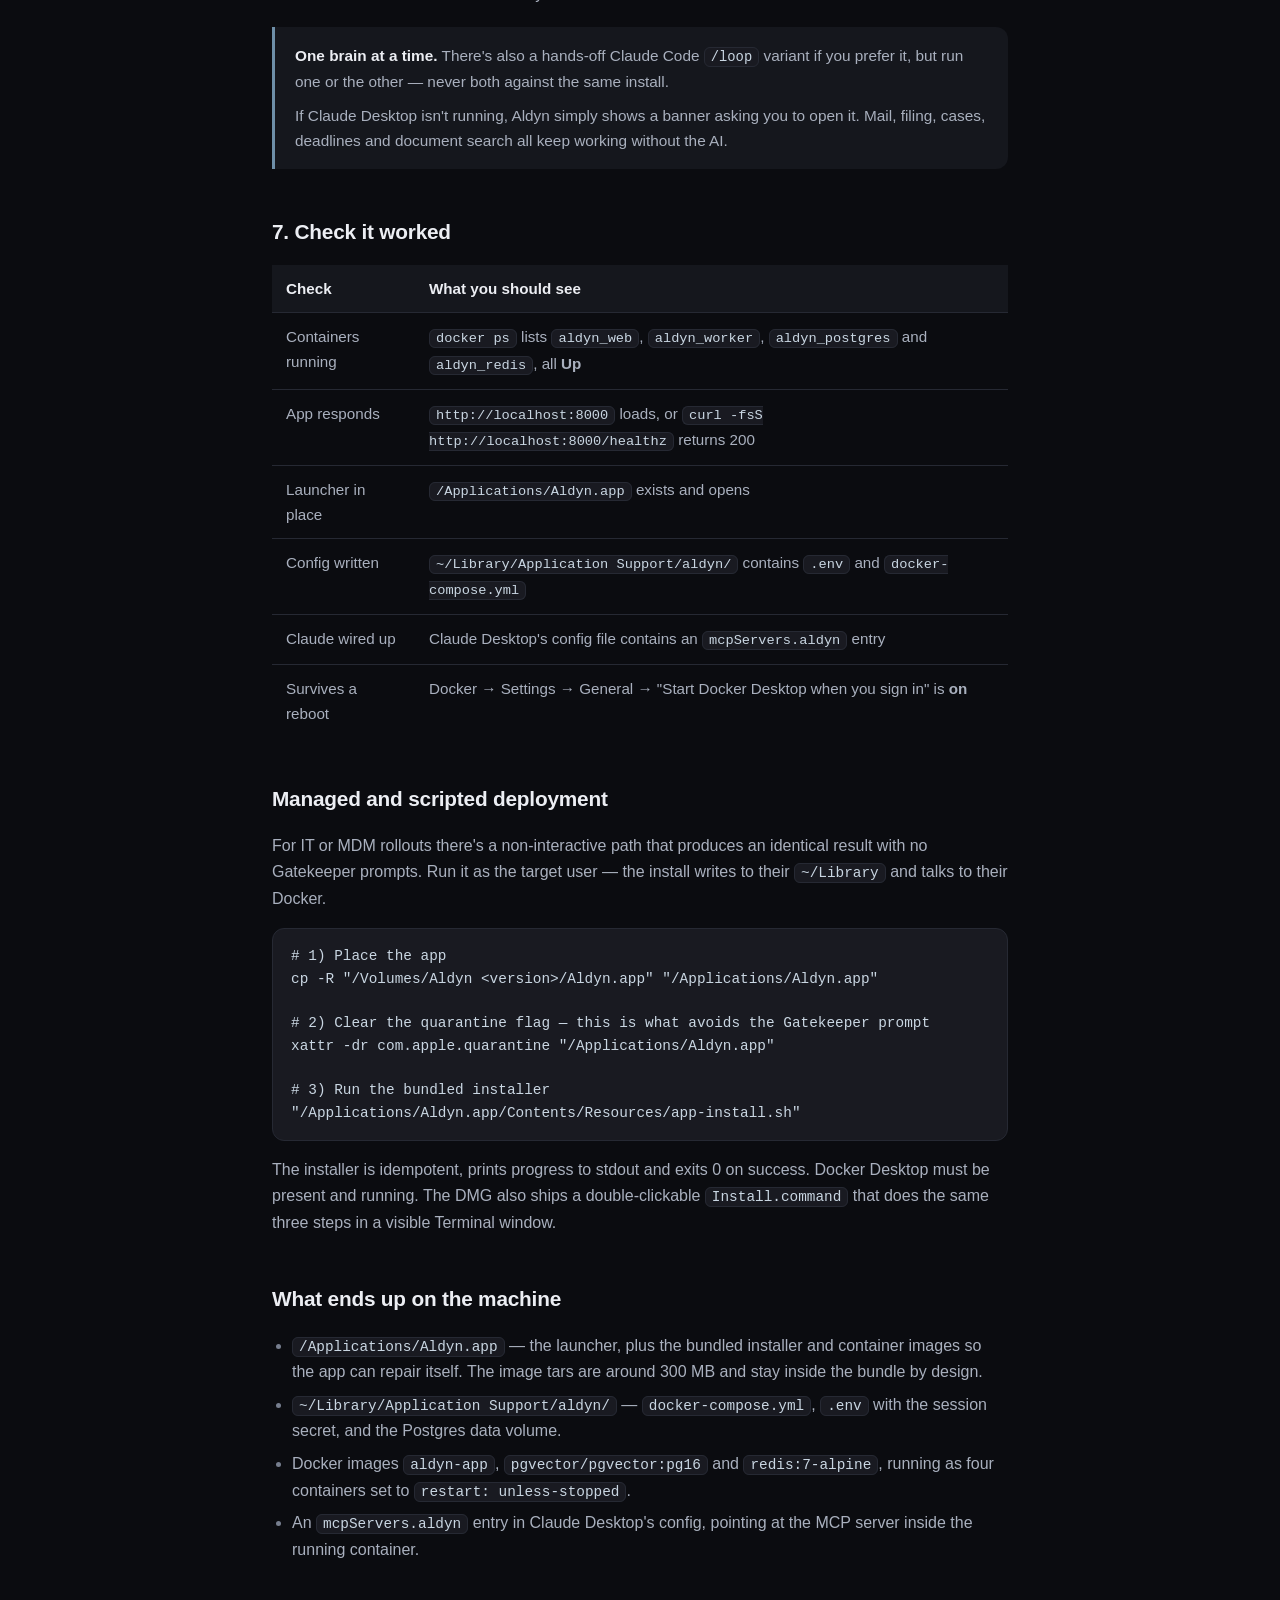
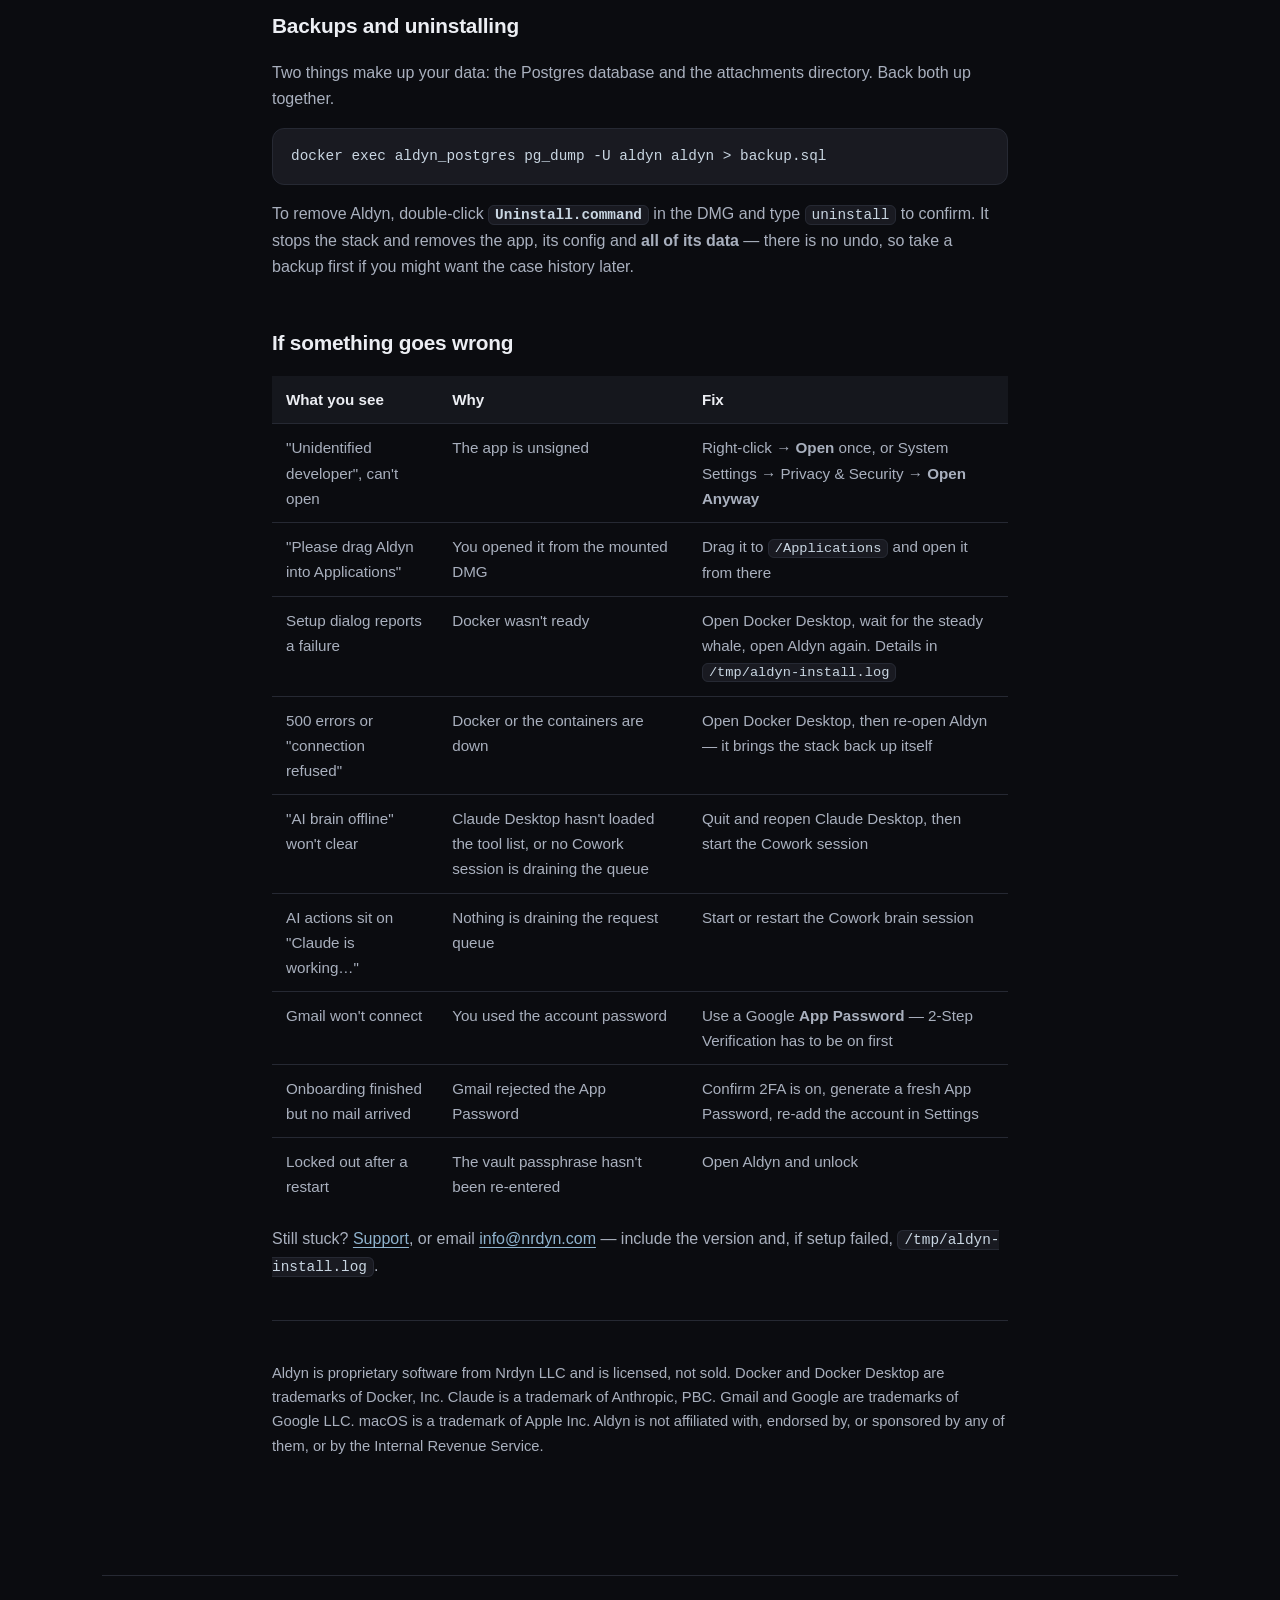
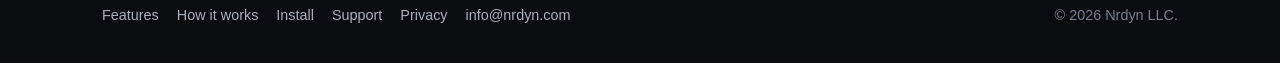
<file: install.html>
<!doctype html>
<html lang="en">
<head>
<meta charset="utf-8">
<meta name="viewport" content="width=device-width, initial-scale=1">
<title>Install walkthrough — Aldyn</title>
<meta name="description" content="Step-by-step walkthrough for installing Aldyn on macOS: prerequisites, the .dmg install, first-run onboarding with a Gmail App Password, connecting Claude Desktop as the AI brain, and validation.">
<link rel="canonical" href="https://aldyn.nrdyn.com/install">
<meta name="theme-color" content="#0B0C10">
<link rel="icon" type="image/png" sizes="64x64" href="/assets/favicon-64.png">
<link rel="icon" type="image/png" sizes="32x32" href="/assets/favicon-32.png">
<link rel="apple-touch-icon" href="/assets/apple-touch-icon.png">
<meta property="og:type" content="article">
<meta property="og:site_name" content="Aldyn">
<meta property="og:title" content="Install walkthrough — Aldyn">
<meta property="og:description" content="What happens when you install Aldyn on a Mac: prerequisites, the installer, onboarding, and connecting Claude Desktop as the AI brain.">
<meta property="og:url" content="https://aldyn.nrdyn.com/install">
<meta property="og:image" content="https://aldyn.nrdyn.com/assets/og-image.png">
<meta name="twitter:card" content="summary_large_image">
<meta name="twitter:image" content="https://aldyn.nrdyn.com/assets/og-image.png">
<link rel="stylesheet" href="/assets/site.css">
<script type="application/ld+json">
{
  "@context": "https://schema.org",
  "@type": "HowTo",
  "name": "Install Aldyn on macOS",
  "description": "Install Aldyn — local-first IRS-notice and attorney-communication management — on a Mac, and connect Claude Desktop as the AI brain.",
  "totalTime": "PT15M",
  "supply": [
    { "@type": "HowToSupply", "name": "The Aldyn .dmg installer, sent to you by Nrdyn" }
  ],
  "tool": [
    { "@type": "HowToTool", "name": "macOS 12 or later, Apple Silicon or Intel" },
    { "@type": "HowToTool", "name": "Docker Desktop" },
    { "@type": "HowToTool", "name": "Claude Desktop with an active Claude subscription" }
  ],
  "step": [
    { "@type": "HowToStep", "name": "Install the prerequisites", "text": "Install Docker Desktop and leave it running, and install Claude Desktop and sign in.", "url": "https://aldyn.nrdyn.com/install#step-1" },
    { "@type": "HowToStep", "name": "Drag Aldyn to Applications", "text": "Open the .dmg and drag the Aldyn icon onto the Applications folder shown in the window.", "url": "https://aldyn.nrdyn.com/install#step-2" },
    { "@type": "HowToStep", "name": "Open it once by right-clicking", "text": "In Applications, right-click Aldyn and choose Open, then Open again in the dialog. This is only needed on the first launch.", "url": "https://aldyn.nrdyn.com/install#step-3" },
    { "@type": "HowToStep", "name": "Let the first launch self-install", "text": "Aldyn verifies Docker, loads its bundled images, starts the stack, and registers itself with Claude Desktop, then opens at localhost:8000.", "url": "https://aldyn.nrdyn.com/install#step-4" },
    { "@type": "HowToStep", "name": "Onboard", "text": "Set a vault passphrase and connect one or more Gmail accounts using a Google App Password.", "url": "https://aldyn.nrdyn.com/install#step-5" },
    { "@type": "HowToStep", "name": "Start the AI brain", "text": "Restart Claude Desktop so it loads the Aldyn MCP server, then start a Claude Cowork session with the brain prompt.", "url": "https://aldyn.nrdyn.com/install#step-6" }
  ]
}
</script>
</head>
<body>
<a class="skip" href="#main">Skip to content</a>
<div class="wrap">
  <nav class="nav">
    <a class="brand" href="/"><img src="/assets/mark.webp" alt="" width="34" height="34">Aldyn</a>
    <div class="nav-links">
      <a href="/features">Features</a>
      <a href="/how-it-works">How it works</a>
      <a href="/install" aria-current="page">Install</a>
      <a href="/support">Support</a>
      <a class="btn" href="mailto:info@nrdyn.com?subject=Aldyn%20access">Request access</a>
    </div>
  </nav>
</div>

<main class="prose" id="main">
  <p class="eyebrow">Install walkthrough</p>
  <h1>Getting Aldyn onto your Mac</h1>
  <p class="lead">Aldyn isn't distributed through an app store, because it isn't a cloud product — it brings its own database and runs entirely on your machine. We send you the installer directly. Everything below is what actually happens, start to finish, so you know what you're agreeing to before you ask for it.</p>
  <p class="muted">About 10–15 minutes including prerequisites. Roughly two of those minutes are Aldyn's own install.</p>

  <div class="cta spaced-lg">
    <a class="btn" href="mailto:info@nrdyn.com?subject=Aldyn%20access">Request the installer</a>
  </div>

  <h2 id="requirements">What you need first</h2>
  <ul class="reqs">
    <li><b>macOS 12+</b> Monterey or later</li>
    <li><b>Apple Silicon or Intel</b></li>
    <li><b>~10 GB</b> free disk</li>
    <li><b>An admin user</b> to install into Applications</li>
  </ul>
  <p>Two applications have to be on the machine before Aldyn will finish setting itself up. Aldyn bundles everything else — its own app image, Postgres, Redis, config and installer — inside the single <code>.dmg</code>.</p>
  <ol>
    <li><b><a href="https://www.docker.com/products/docker-desktop/" rel="noopener">Docker Desktop</a></b> — hosts Aldyn's database and services. Install it and leave it running; the whale in the menu bar should be <b>steady</b>, not animated.</li>
    <li><b><a href="https://claude.ai/download" rel="noopener">Claude Desktop</a></b> with an active Claude subscription (Pro or Max) — this is the AI brain. There is no local model, no API key and no per-token cost.</li>
  </ol>
  <div class="note">
    <p><b>No GPU, no Ollama, no server.</b> The heavy reasoning happens inside Claude Desktop on your subscription. Aldyn listens on <code>localhost:8000</code> only, so there are no firewall or network changes to make.</p>
  </div>

  <h2 id="step-1">1. Get the installer</h2>
  <p>Email <a href="mailto:info@nrdyn.com?subject=Aldyn%20access">info@nrdyn.com</a> and tell us a little about your practice. We'll send you a download link for <code>aldyn-&lt;version&gt;-mac.dmg</code> along with the deployment guide. Copy it to the Mac you'll be running it on.</p>

  <h2 id="step-2">2. Drag Aldyn into Applications</h2>
  <p>Double-click the <code>.dmg</code>. A Finder window opens showing the Aldyn icon and an Applications shortcut. Drag <b>Aldyn</b> onto <b>Applications</b>.</p>
  <p class="muted">Running it straight from the mounted disk image won't work — Aldyn will ask you to move it to Applications first, because it needs a stable location to install itself into.</p>

  <h2 id="step-3">3. Open it once by right-clicking</h2>
  <p>Go to your Applications folder, <b>right-click Aldyn</b> and choose <b>Open</b>, then <b>Open</b> again in the dialog that appears.</p>
  <div class="note warn">
    <p><b>Why the extra step?</b> Aldyn is unsigned, so a normal double-click gets you macOS's "unidentified developer" warning. Right-click → Open is Apple's own way of approving an app you trust, and you only do it once — every launch after this is a normal double-click.</p>
    <p>On macOS Sequoia the <b>Open</b> button is sometimes missing from that dialog. If so, dismiss it and go to <b>System Settings → Privacy &amp; Security</b>, scroll down, and click <b>Open Anyway</b>.</p>
  </div>

  <h2 id="step-4">4. Let the first launch install itself</h2>
  <p>This takes one to three minutes and shows progress as it goes. Without any input from you, Aldyn:</p>
  <ul>
    <li>verifies Docker Desktop is running, and starts it if it isn't;</li>
    <li>turns on Docker's "start when you sign in" setting, so the stack survives a reboot;</li>
    <li>generates a per-machine session secret;</li>
    <li>loads its bundled container images and starts the stack — <code>aldyn_web</code>, <code>aldyn_worker</code>, <code>aldyn_postgres</code>, <code>aldyn_redis</code>;</li>
    <li>applies the database schema;</li>
    <li>registers the Aldyn MCP server in Claude Desktop's config, keeping a backup of the original.</li>
  </ul>
  <p>It then opens <b><code>http://localhost:8000</code></b> and shows a "ready" dialog. Eject the DMG — right-click the disk icon on your desktop and choose Eject.</p>

  <h2 id="step-5">5. Onboarding: passphrase and mailboxes</h2>
  <p>The first visit lands you in onboarding.</p>
  <h3>Set a vault passphrase</h3>
  <p>At least 8 characters. This encrypts your credentials and taxpayer data at rest, and you'll re-enter it to unlock Aldyn after a restart.</p>
  <div class="note warn">
    <p><b>Write it down somewhere safe.</b> The passphrase <i>derives</i> the encryption key — it isn't stored anywhere, so there is no reset and no recovery. Losing it means resetting the database and starting onboarding over.</p>
  </div>
  <h3>Connect Gmail with an App Password</h3>
  <p>Aldyn signs in with a Google <b>App Password</b>, never your real password.</p>
  <ol>
    <li>Turn on <b>2-Step Verification</b> on the Google account (<a href="https://myaccount.google.com/security" rel="noopener">myaccount.google.com/security</a>).</li>
    <li>Create an App Password for "Mail" (<a href="https://myaccount.google.com/apppasswords" rel="noopener">myaccount.google.com/apppasswords</a>) and copy the 16-character string.</li>
    <li>Enter the address and App Password in Aldyn. It's verified against IMAP and SMTP before anything is saved, then encrypted locally with your passphrase (PBKDF2 + Fernet).</li>
  </ol>
  <p>Optionally add a first business and attorney. Within about 60 seconds the poller starts pulling recent mail from <code>INBOX</code> and <code>[Gmail]/Sent Mail</code>.</p>
  <h3>Add more mailboxes any time</h3>
  <p><b>Settings → Email → Connected Gmail accounts → Add.</b> Every connected inbox flows into one Mail view; each thread shows an account badge, replies go out from the mailbox that received the original, and Compose gets a "From" picker.</p>

  <h2 id="step-6">6. Start the AI brain</h2>
  <ol>
    <li><b>Quit and reopen Claude Desktop</b> (<kbd>⌘Q</kbd>, then launch it again) so it picks up the Aldyn MCP server that the installer registered.</li>
    <li>Start a <b>Claude Cowork</b> session and paste in the brain prompt we send with the installer. Leave it running — that session is the continuous brain that triages mail and drains Aldyn's request queue.</li>
    <li>The "AI brain offline" banner in Aldyn clears once it connects.</li>
  </ol>
  <div class="note">
    <p><b>One brain at a time.</b> There's also a hands-off Claude Code <code>/loop</code> variant if you prefer it, but run one or the other — never both against the same install.</p>
    <p>If Claude Desktop isn't running, Aldyn simply shows a banner asking you to open it. Mail, filing, cases, deadlines and document search all keep working without the AI.</p>
  </div>

  <h2 id="validate">7. Check it worked</h2>
  <div class="table-scroll">
  <table>
    <thead><tr><th>Check</th><th>What you should see</th></tr></thead>
    <tbody>
      <tr><td>Containers running</td><td><code>docker ps</code> lists <code>aldyn_web</code>, <code>aldyn_worker</code>, <code>aldyn_postgres</code> and <code>aldyn_redis</code>, all <b>Up</b></td></tr>
      <tr><td>App responds</td><td><code>http://localhost:8000</code> loads, or <code>curl -fsS http://localhost:8000/healthz</code> returns 200</td></tr>
      <tr><td>Launcher in place</td><td><code>/Applications/Aldyn.app</code> exists and opens</td></tr>
      <tr><td>Config written</td><td><code>~/Library/Application Support/aldyn/</code> contains <code>.env</code> and <code>docker-compose.yml</code></td></tr>
      <tr><td>Claude wired up</td><td>Claude Desktop's config file contains an <code>mcpServers.aldyn</code> entry</td></tr>
      <tr><td>Survives a reboot</td><td>Docker → Settings → General → "Start Docker Desktop when you sign in" is <b>on</b></td></tr>
    </tbody>
  </table>
  </div>

  <h2 id="it">Managed and scripted deployment</h2>
  <p>For IT or MDM rollouts there's a non-interactive path that produces an identical result with no Gatekeeper prompts. Run it as the target user — the install writes to their <code>~/Library</code> and talks to their Docker.</p>
  <pre><code># 1) Place the app
cp -R "/Volumes/Aldyn &lt;version&gt;/Aldyn.app" "/Applications/Aldyn.app"

# 2) Clear the quarantine flag — this is what avoids the Gatekeeper prompt
xattr -dr com.apple.quarantine "/Applications/Aldyn.app"

# 3) Run the bundled installer
"/Applications/Aldyn.app/Contents/Resources/app-install.sh"</code></pre>
  <p>The installer is idempotent, prints progress to stdout and exits 0 on success. Docker Desktop must be present and running. The DMG also ships a double-clickable <code>Install.command</code> that does the same three steps in a visible Terminal window.</p>

  <h2 id="whats-installed">What ends up on the machine</h2>
  <ul>
    <li><code>/Applications/Aldyn.app</code> — the launcher, plus the bundled installer and container images so the app can repair itself. The image tars are around 300 MB and stay inside the bundle by design.</li>
    <li><code>~/Library/Application Support/aldyn/</code> — <code>docker-compose.yml</code>, <code>.env</code> with the session secret, and the Postgres data volume.</li>
    <li>Docker images <code>aldyn-app</code>, <code>pgvector/pgvector:pg16</code> and <code>redis:7-alpine</code>, running as four containers set to <code>restart: unless-stopped</code>.</li>
    <li>An <code>mcpServers.aldyn</code> entry in Claude Desktop's config, pointing at the MCP server inside the running container.</li>
  </ul>

  <h2 id="uninstall">Backups and uninstalling</h2>
  <p>Two things make up your data: the Postgres database and the attachments directory. Back both up together.</p>
  <pre><code>docker exec aldyn_postgres pg_dump -U aldyn aldyn &gt; backup.sql</code></pre>
  <p>To remove Aldyn, double-click <b><code>Uninstall.command</code></b> in the DMG and type <code>uninstall</code> to confirm. It stops the stack and removes the app, its config and <b>all of its data</b> — there is no undo, so take a backup first if you might want the case history later.</p>

  <h2 id="trouble">If something goes wrong</h2>
  <div class="table-scroll">
  <table>
    <thead><tr><th>What you see</th><th>Why</th><th>Fix</th></tr></thead>
    <tbody>
      <tr><td>"Unidentified developer", can't open</td><td>The app is unsigned</td><td>Right-click → <b>Open</b> once, or System Settings → Privacy &amp; Security → <b>Open Anyway</b></td></tr>
      <tr><td>"Please drag Aldyn into Applications"</td><td>You opened it from the mounted DMG</td><td>Drag it to <code>/Applications</code> and open it from there</td></tr>
      <tr><td>Setup dialog reports a failure</td><td>Docker wasn't ready</td><td>Open Docker Desktop, wait for the steady whale, open Aldyn again. Details in <code>/tmp/aldyn-install.log</code></td></tr>
      <tr><td>500 errors or "connection refused"</td><td>Docker or the containers are down</td><td>Open Docker Desktop, then re-open Aldyn — it brings the stack back up itself</td></tr>
      <tr><td>"AI brain offline" won't clear</td><td>Claude Desktop hasn't loaded the tool list, or no Cowork session is draining the queue</td><td>Quit and reopen Claude Desktop, then start the Cowork session</td></tr>
      <tr><td>AI actions sit on "Claude is working…"</td><td>Nothing is draining the request queue</td><td>Start or restart the Cowork brain session</td></tr>
      <tr><td>Gmail won't connect</td><td>You used the account password</td><td>Use a Google <b>App Password</b> — 2-Step Verification has to be on first</td></tr>
      <tr><td>Onboarding finished but no mail arrived</td><td>Gmail rejected the App Password</td><td>Confirm 2FA is on, generate a fresh App Password, re-add the account in Settings</td></tr>
      <tr><td>Locked out after a restart</td><td>The vault passphrase hasn't been re-entered</td><td>Open Aldyn and unlock</td></tr>
    </tbody>
  </table>
  </div>
  <p>Still stuck? <a href="/support">Support</a>, or email <a href="mailto:info@nrdyn.com?subject=Aldyn%20install">info@nrdyn.com</a> — include the version and, if setup failed, <code>/tmp/aldyn-install.log</code>.</p>

  <hr>
  <p class="muted">Aldyn is proprietary software from Nrdyn LLC and is licensed, not sold. Docker and Docker Desktop are trademarks of Docker, Inc. Claude is a trademark of Anthropic, PBC. Gmail and Google are trademarks of Google LLC. macOS is a trademark of Apple Inc. Aldyn is not affiliated with, endorsed by, or sponsored by any of them, or by the Internal Revenue Service.</p>
</main>

<div class="wrap">
  <footer>
    <div>
      <a href="/features">Features</a><a href="/how-it-works">How it works</a><a href="/install">Install</a><a href="/support">Support</a><a href="/privacy">Privacy</a><a href="mailto:info@nrdyn.com">info@nrdyn.com</a>
    </div>
    <div>© 2026 Nrdyn LLC.</div>
  </footer>
</div>
</body>
</html>
</file>
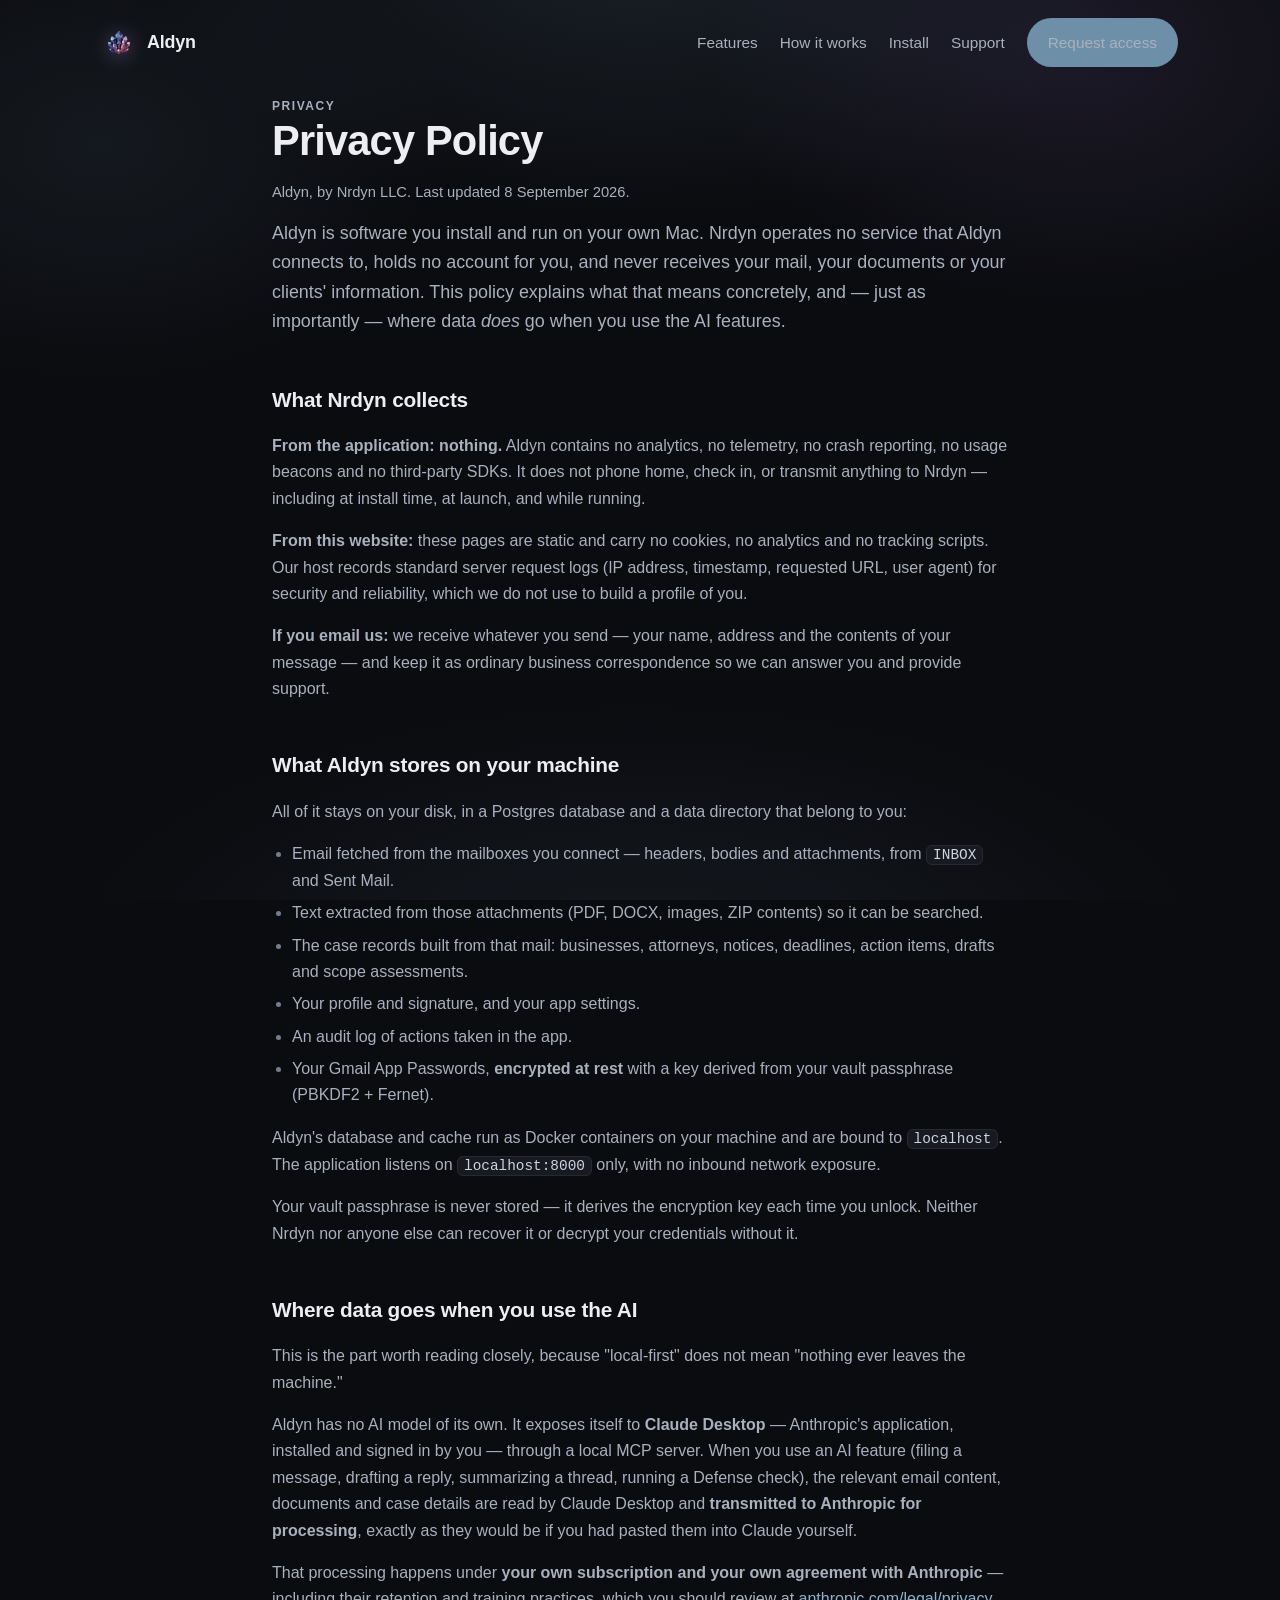
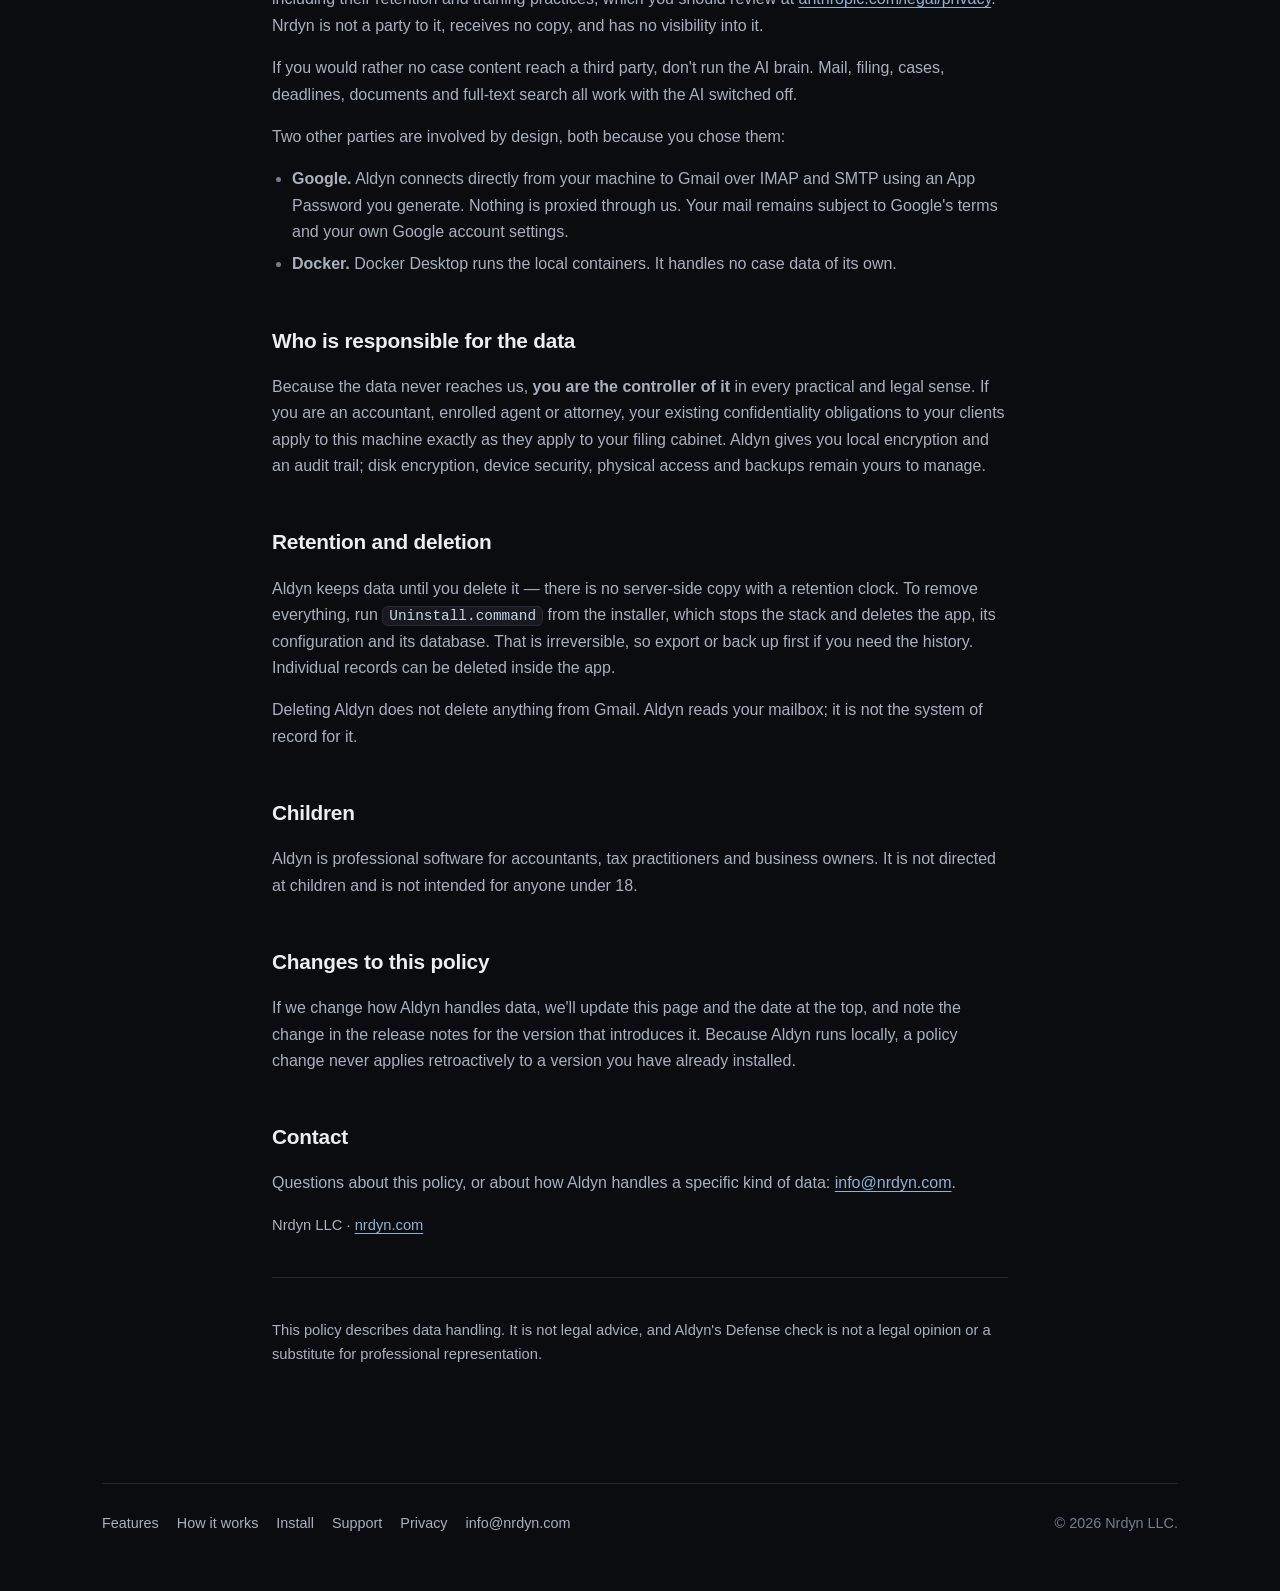
<file: privacy.html>
<!doctype html>
<html lang="en">
<head>
<meta charset="utf-8">
<meta name="viewport" content="width=device-width, initial-scale=1">
<title>Privacy — Aldyn</title>
<meta name="description" content="Aldyn's privacy policy. Aldyn runs entirely on your Mac; Nrdyn operates no server it talks to and receives no telemetry, analytics or copies of your mail.">
<link rel="canonical" href="https://aldyn.nrdyn.com/privacy">
<meta name="theme-color" content="#0B0C10">
<meta name="robots" content="index, follow">
<link rel="icon" type="image/png" sizes="64x64" href="/assets/favicon-64.png">
<link rel="icon" type="image/png" sizes="32x32" href="/assets/favicon-32.png">
<link rel="apple-touch-icon" href="/assets/apple-touch-icon.png">
<meta property="og:type" content="article">
<meta property="og:site_name" content="Aldyn">
<meta property="og:title" content="Privacy — Aldyn">
<meta property="og:description" content="Aldyn runs entirely on your Mac. Nrdyn operates no server it talks to and receives no copies of your mail.">
<meta property="og:url" content="https://aldyn.nrdyn.com/privacy">
<meta property="og:image" content="https://aldyn.nrdyn.com/assets/og-image.png">
<meta name="twitter:card" content="summary_large_image">
<meta name="twitter:image" content="https://aldyn.nrdyn.com/assets/og-image.png">
<link rel="stylesheet" href="/assets/site.css">
</head>
<body>
<a class="skip" href="#main">Skip to content</a>
<div class="wrap">
  <nav class="nav">
    <a class="brand" href="/"><img src="/assets/mark.webp" alt="" width="34" height="34">Aldyn</a>
    <div class="nav-links">
      <a href="/features">Features</a>
      <a href="/how-it-works">How it works</a>
      <a href="/install">Install</a>
      <a href="/support">Support</a>
      <a class="btn" href="mailto:info@nrdyn.com?subject=Aldyn%20access">Request access</a>
    </div>
  </nav>
</div>

<main class="prose" id="main">
  <p class="eyebrow">Privacy</p>
  <h1>Privacy Policy</h1>
  <p class="muted">Aldyn, by Nrdyn LLC. Last updated 8 September 2026.</p>

  <p class="lead">Aldyn is software you install and run on your own Mac. Nrdyn operates no service that Aldyn connects to, holds no account for you, and never receives your mail, your documents or your clients' information. This policy explains what that means concretely, and — just as importantly — where data <em>does</em> go when you use the AI features.</p>

  <h2 id="collect">What Nrdyn collects</h2>
  <p><b>From the application: nothing.</b> Aldyn contains no analytics, no telemetry, no crash reporting, no usage beacons and no third-party SDKs. It does not phone home, check in, or transmit anything to Nrdyn — including at install time, at launch, and while running.</p>
  <p><b>From this website:</b> these pages are static and carry no cookies, no analytics and no tracking scripts. Our host records standard server request logs (IP address, timestamp, requested URL, user agent) for security and reliability, which we do not use to build a profile of you.</p>
  <p><b>If you email us:</b> we receive whatever you send — your name, address and the contents of your message — and keep it as ordinary business correspondence so we can answer you and provide support.</p>

  <h2 id="local">What Aldyn stores on your machine</h2>
  <p>All of it stays on your disk, in a Postgres database and a data directory that belong to you:</p>
  <ul>
    <li>Email fetched from the mailboxes you connect — headers, bodies and attachments, from <code>INBOX</code> and Sent Mail.</li>
    <li>Text extracted from those attachments (PDF, DOCX, images, ZIP contents) so it can be searched.</li>
    <li>The case records built from that mail: businesses, attorneys, notices, deadlines, action items, drafts and scope assessments.</li>
    <li>Your profile and signature, and your app settings.</li>
    <li>An audit log of actions taken in the app.</li>
    <li>Your Gmail App Passwords, <b>encrypted at rest</b> with a key derived from your vault passphrase (PBKDF2 + Fernet).</li>
  </ul>
  <p>Aldyn's database and cache run as Docker containers on your machine and are bound to <code>localhost</code>. The application listens on <code>localhost:8000</code> only, with no inbound network exposure.</p>
  <p>Your vault passphrase is never stored — it derives the encryption key each time you unlock. Neither Nrdyn nor anyone else can recover it or decrypt your credentials without it.</p>

  <h2 id="third-parties">Where data goes when you use the AI</h2>
  <p>This is the part worth reading closely, because "local-first" does not mean "nothing ever leaves the machine."</p>
  <p>Aldyn has no AI model of its own. It exposes itself to <b>Claude Desktop</b> — Anthropic's application, installed and signed in by you — through a local MCP server. When you use an AI feature (filing a message, drafting a reply, summarizing a thread, running a Defense check), the relevant email content, documents and case details are read by Claude Desktop and <b>transmitted to Anthropic for processing</b>, exactly as they would be if you had pasted them into Claude yourself.</p>
  <p>That processing happens under <b>your own subscription and your own agreement with Anthropic</b> — including their retention and training practices, which you should review at <a href="https://www.anthropic.com/legal/privacy" rel="noopener">anthropic.com/legal/privacy</a>. Nrdyn is not a party to it, receives no copy, and has no visibility into it.</p>
  <p>If you would rather no case content reach a third party, don't run the AI brain. Mail, filing, cases, deadlines, documents and full-text search all work with the AI switched off.</p>
  <p>Two other parties are involved by design, both because you chose them:</p>
  <ul>
    <li><b>Google.</b> Aldyn connects directly from your machine to Gmail over IMAP and SMTP using an App Password you generate. Nothing is proxied through us. Your mail remains subject to Google's terms and your own Google account settings.</li>
    <li><b>Docker.</b> Docker Desktop runs the local containers. It handles no case data of its own.</li>
  </ul>

  <h2 id="controller">Who is responsible for the data</h2>
  <p>Because the data never reaches us, <b>you are the controller of it</b> in every practical and legal sense. If you are an accountant, enrolled agent or attorney, your existing confidentiality obligations to your clients apply to this machine exactly as they apply to your filing cabinet. Aldyn gives you local encryption and an audit trail; disk encryption, device security, physical access and backups remain yours to manage.</p>

  <h2 id="retention">Retention and deletion</h2>
  <p>Aldyn keeps data until you delete it — there is no server-side copy with a retention clock. To remove everything, run <code>Uninstall.command</code> from the installer, which stops the stack and deletes the app, its configuration and its database. That is irreversible, so export or back up first if you need the history. Individual records can be deleted inside the app.</p>
  <p>Deleting Aldyn does not delete anything from Gmail. Aldyn reads your mailbox; it is not the system of record for it.</p>

  <h2 id="children">Children</h2>
  <p>Aldyn is professional software for accountants, tax practitioners and business owners. It is not directed at children and is not intended for anyone under 18.</p>

  <h2 id="changes">Changes to this policy</h2>
  <p>If we change how Aldyn handles data, we'll update this page and the date at the top, and note the change in the release notes for the version that introduces it. Because Aldyn runs locally, a policy change never applies retroactively to a version you have already installed.</p>

  <h2 id="contact">Contact</h2>
  <p>Questions about this policy, or about how Aldyn handles a specific kind of data: <a href="mailto:info@nrdyn.com?subject=Aldyn%20privacy">info@nrdyn.com</a>.</p>
  <p class="muted">Nrdyn LLC · <a href="https://nrdyn.com/" rel="noopener">nrdyn.com</a></p>

  <hr>
  <p class="muted">This policy describes data handling. It is not legal advice, and Aldyn's Defense check is not a legal opinion or a substitute for professional representation.</p>
</main>

<div class="wrap">
  <footer>
    <div>
      <a href="/features">Features</a><a href="/how-it-works">How it works</a><a href="/install">Install</a><a href="/support">Support</a><a href="/privacy">Privacy</a><a href="mailto:info@nrdyn.com">info@nrdyn.com</a>
    </div>
    <div>© 2026 Nrdyn LLC.</div>
  </footer>
</div>
</body>
</html>
</file>
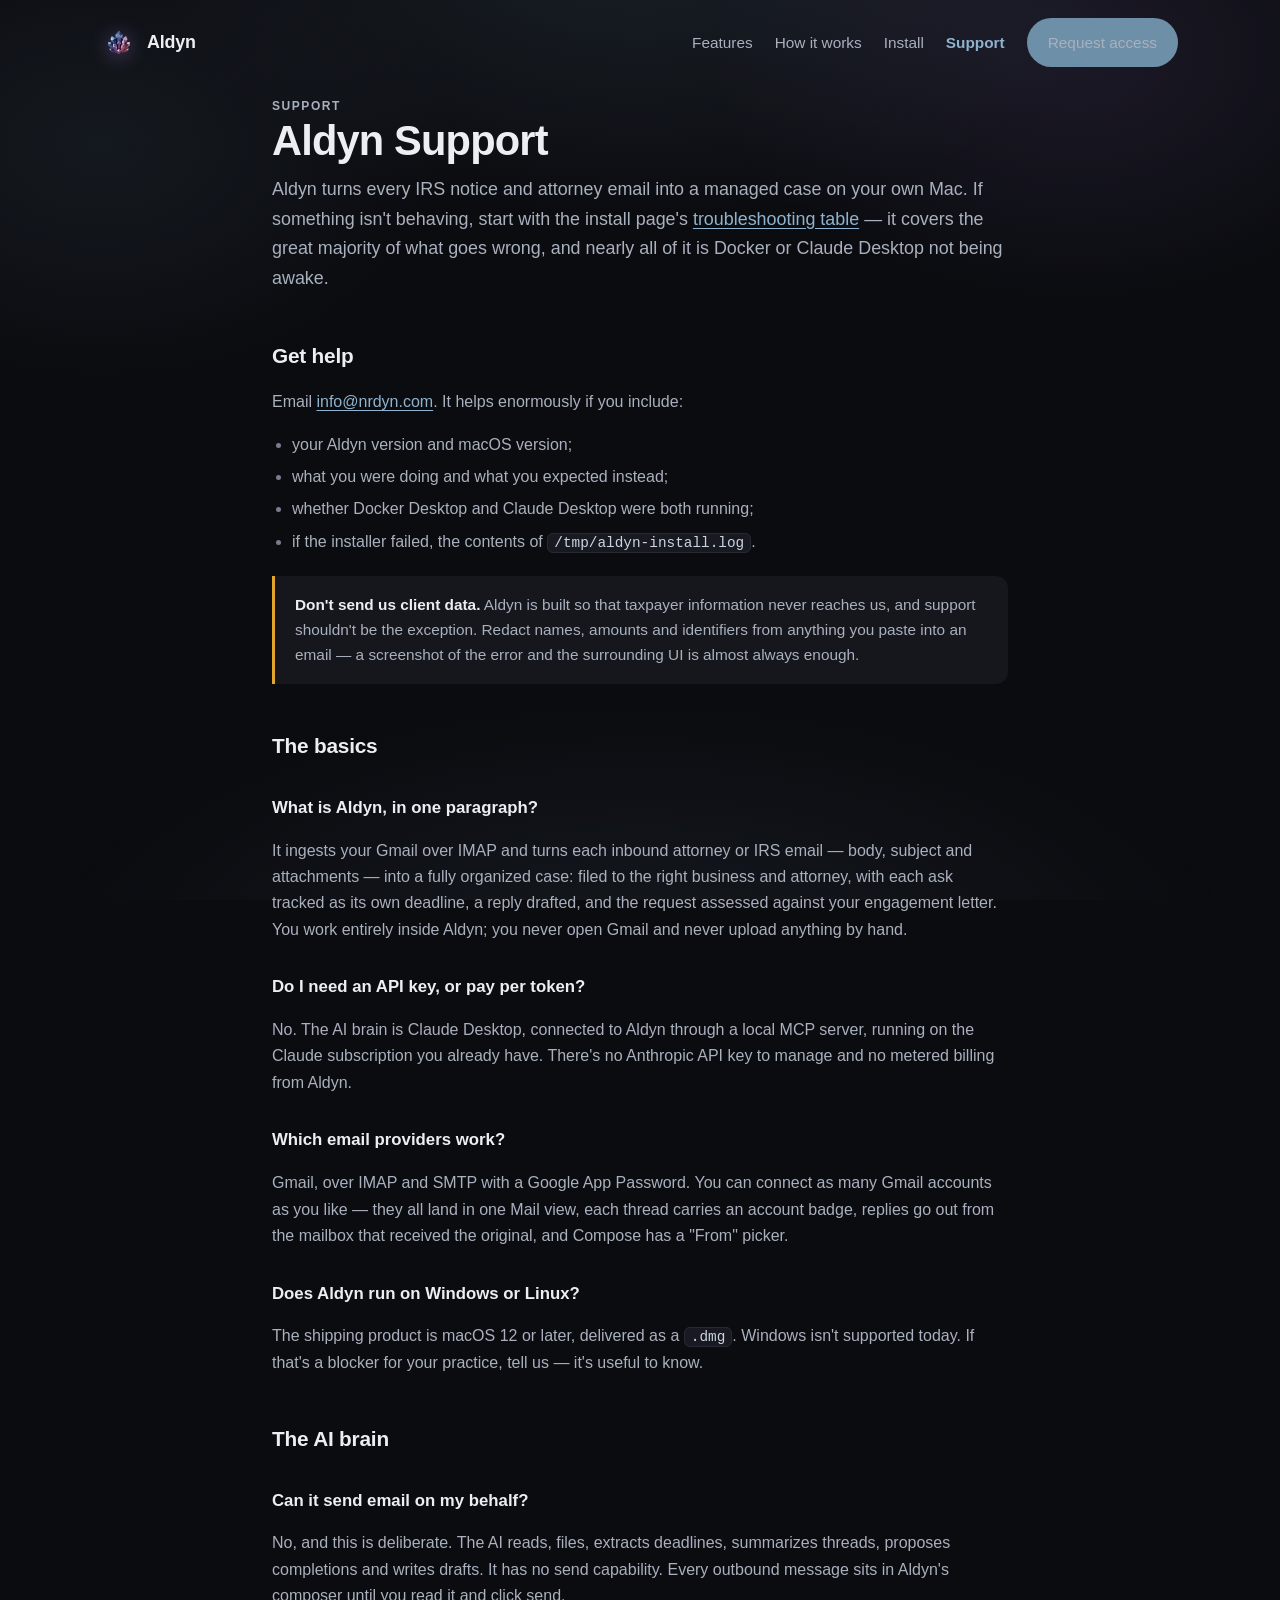
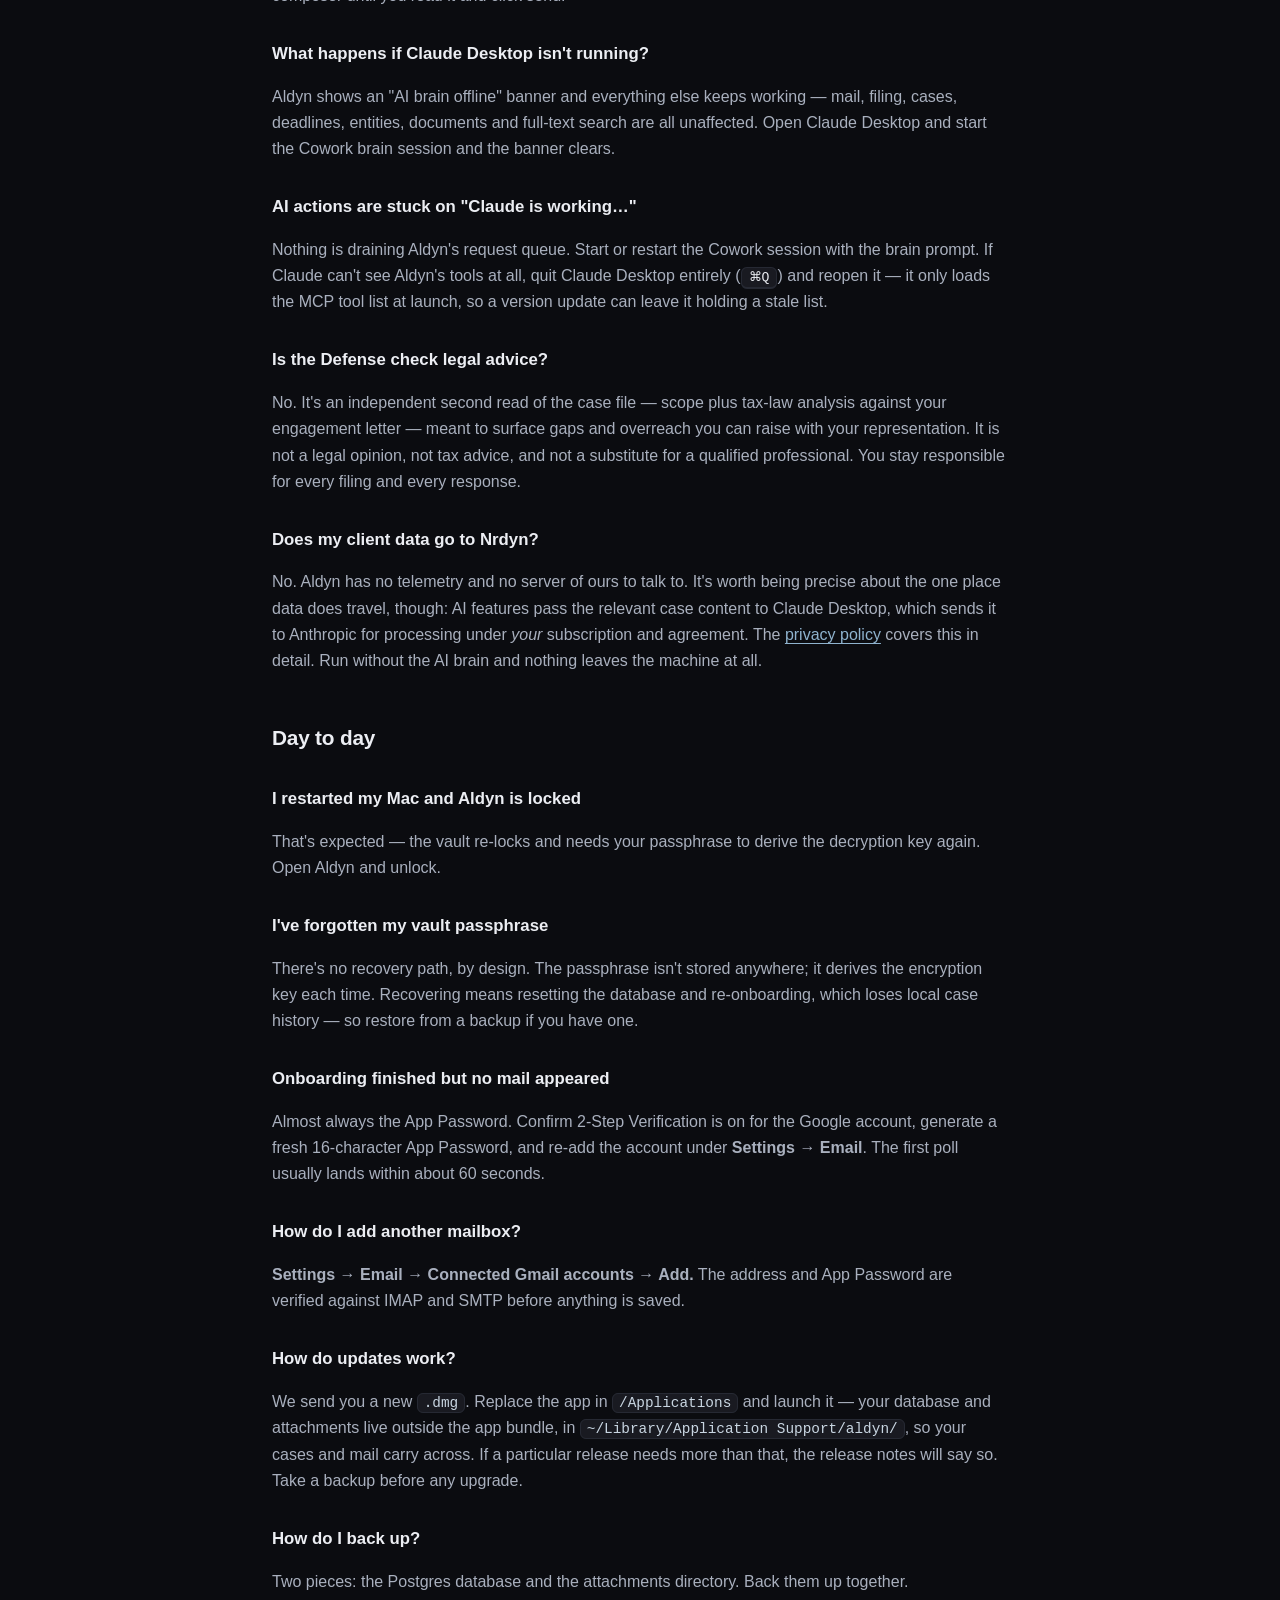
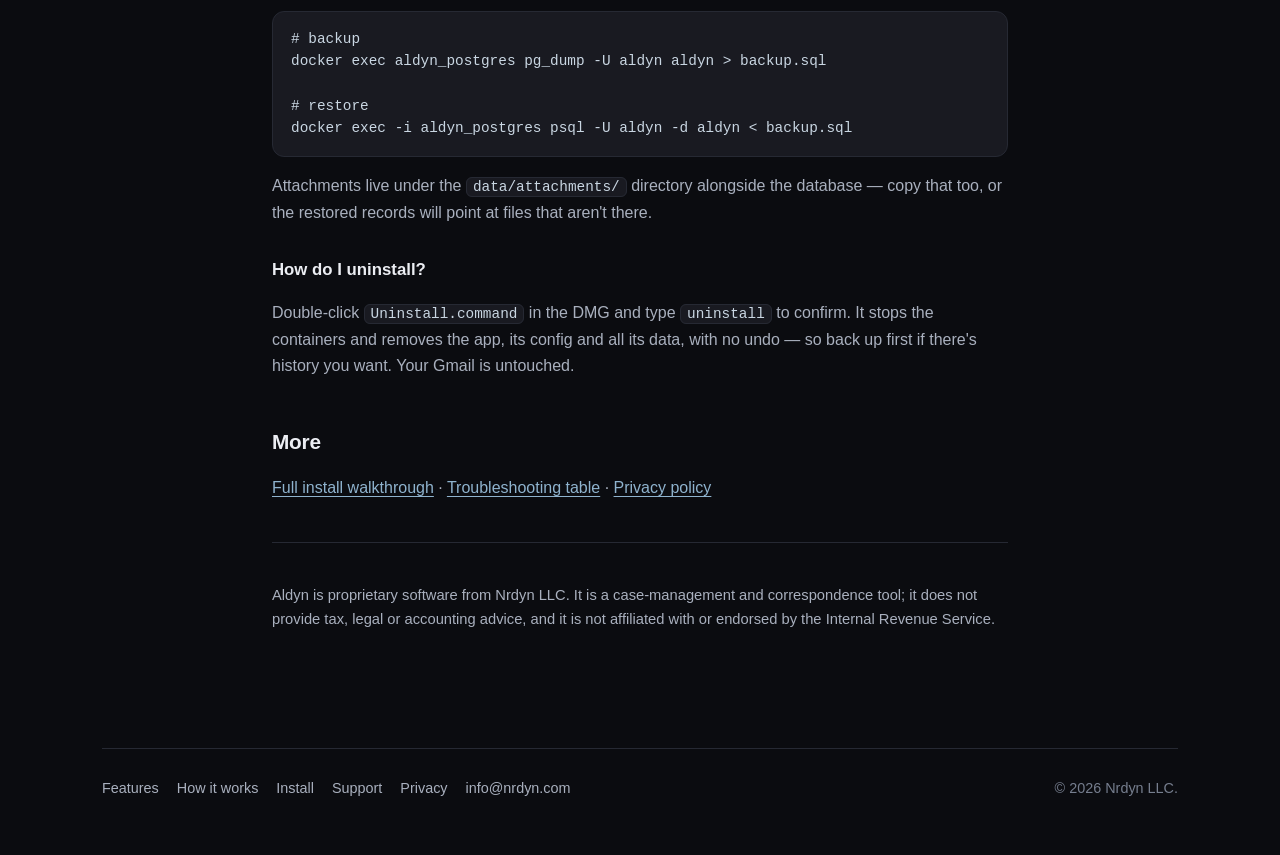
<file: support.html>
<!doctype html>
<html lang="en">
<head>
<meta charset="utf-8">
<meta name="viewport" content="width=device-width, initial-scale=1">
<title>Support — Aldyn</title>
<meta name="description" content="Help and frequently asked questions for Aldyn — local-first IRS-notice and attorney-communication management for accountants on macOS.">
<link rel="canonical" href="https://aldyn.nrdyn.com/support">
<meta name="theme-color" content="#0B0C10">
<link rel="icon" type="image/png" sizes="64x64" href="/assets/favicon-64.png">
<link rel="icon" type="image/png" sizes="32x32" href="/assets/favicon-32.png">
<link rel="apple-touch-icon" href="/assets/apple-touch-icon.png">
<meta property="og:type" content="article">
<meta property="og:site_name" content="Aldyn">
<meta property="og:title" content="Support — Aldyn">
<meta property="og:description" content="Help and frequently asked questions for Aldyn, the local-first IRS notice and attorney case manager for macOS.">
<meta property="og:url" content="https://aldyn.nrdyn.com/support">
<meta property="og:image" content="https://aldyn.nrdyn.com/assets/og-image.png">
<meta name="twitter:card" content="summary_large_image">
<meta name="twitter:image" content="https://aldyn.nrdyn.com/assets/og-image.png">
<link rel="stylesheet" href="/assets/site.css">
<script type="application/ld+json">
{
  "@context": "https://schema.org",
  "@type": "FAQPage",
  "mainEntity": [
    {
      "@type": "Question",
      "name": "What is Aldyn?",
      "acceptedAnswer": { "@type": "Answer", "text": "Aldyn is local-first IRS-notice and attorney-communication management for accountants. It ingests your Gmail over IMAP and turns each inbound attorney or IRS email — body, subject and attachments — into an organized case: filed to the right business and attorney, with deadlines tracked, replies drafted and scope assessed. It runs entirely on your Mac." }
    },
    {
      "@type": "Question",
      "name": "Do I need an API key or pay per token?",
      "acceptedAnswer": { "@type": "Answer", "text": "No. Aldyn's AI brain is Claude Desktop running on your own Claude subscription, connected over a local MCP server. There is no Anthropic API key to manage and no per-token billing from Aldyn." }
    },
    {
      "@type": "Question",
      "name": "Which email providers does Aldyn support?",
      "acceptedAnswer": { "@type": "Answer", "text": "Gmail, using a Google App Password over IMAP and SMTP. You can connect any number of Gmail accounts; they all flow into a single Mail view with a per-account filter." }
    },
    {
      "@type": "Question",
      "name": "Can the AI send email on my behalf?",
      "acceptedAnswer": { "@type": "Answer", "text": "No. The AI files mail, extracts deadlines, summarizes threads and drafts replies, but it cannot send. Every outbound message waits in Aldyn's composer until you send it yourself." }
    },
    {
      "@type": "Question",
      "name": "Does my client data go to Nrdyn?",
      "acceptedAnswer": { "@type": "Answer", "text": "No. Aldyn contains no telemetry or analytics and Nrdyn operates no server it connects to. Note that AI features pass case content to Claude Desktop, which processes it with Anthropic under your own Claude subscription and agreement." }
    },
    {
      "@type": "Question",
      "name": "What happens if I forget my vault passphrase?",
      "acceptedAnswer": { "@type": "Answer", "text": "There is no recovery. The passphrase derives the encryption key and is never stored, so a forgotten passphrase means resetting the database and re-onboarding. Record it somewhere safe." }
    },
    {
      "@type": "Question",
      "name": "Does Aldyn run on Windows?",
      "acceptedAnswer": { "@type": "Answer", "text": "The shipping product is macOS 12 or later, delivered as a .dmg. Windows is not supported today." }
    }
  ]
}
</script>
</head>
<body>
<a class="skip" href="#main">Skip to content</a>
<div class="wrap">
  <nav class="nav">
    <a class="brand" href="/"><img src="/assets/mark.webp" alt="" width="34" height="34">Aldyn</a>
    <div class="nav-links">
      <a href="/features">Features</a>
      <a href="/how-it-works">How it works</a>
      <a href="/install">Install</a>
      <a href="/support" aria-current="page">Support</a>
      <a class="btn" href="mailto:info@nrdyn.com?subject=Aldyn%20access">Request access</a>
    </div>
  </nav>
</div>

<main class="prose" id="main">
  <p class="eyebrow">Support</p>
  <h1>Aldyn Support</h1>
  <p class="lead">Aldyn turns every IRS notice and attorney email into a managed case on your own Mac. If something isn't behaving, start with the install page's <a href="/install#trouble">troubleshooting table</a> — it covers the great majority of what goes wrong, and nearly all of it is Docker or Claude Desktop not being awake.</p>

  <h2 id="contact">Get help</h2>
  <p>Email <a href="mailto:info@nrdyn.com?subject=Aldyn%20support">info@nrdyn.com</a>. It helps enormously if you include:</p>
  <ul>
    <li>your Aldyn version and macOS version;</li>
    <li>what you were doing and what you expected instead;</li>
    <li>whether Docker Desktop and Claude Desktop were both running;</li>
    <li>if the installer failed, the contents of <code>/tmp/aldyn-install.log</code>.</li>
  </ul>
  <div class="note warn">
    <p><b>Don't send us client data.</b> Aldyn is built so that taxpayer information never reaches us, and support shouldn't be the exception. Redact names, amounts and identifiers from anything you paste into an email — a screenshot of the error and the surrounding UI is almost always enough.</p>
  </div>

  <h2 id="basics">The basics</h2>

  <h3>What is Aldyn, in one paragraph?</h3>
  <p>It ingests your Gmail over IMAP and turns each inbound attorney or IRS email — body, subject and attachments — into a fully organized case: filed to the right business and attorney, with each ask tracked as its own deadline, a reply drafted, and the request assessed against your engagement letter. You work entirely inside Aldyn; you never open Gmail and never upload anything by hand.</p>

  <h3>Do I need an API key, or pay per token?</h3>
  <p>No. The AI brain is Claude Desktop, connected to Aldyn through a local MCP server, running on the Claude subscription you already have. There's no Anthropic API key to manage and no metered billing from Aldyn.</p>

  <h3>Which email providers work?</h3>
  <p>Gmail, over IMAP and SMTP with a Google App Password. You can connect as many Gmail accounts as you like — they all land in one Mail view, each thread carries an account badge, replies go out from the mailbox that received the original, and Compose has a "From" picker.</p>

  <h3>Does Aldyn run on Windows or Linux?</h3>
  <p>The shipping product is macOS 12 or later, delivered as a <code>.dmg</code>. Windows isn't supported today. If that's a blocker for your practice, tell us — it's useful to know.</p>

  <h2 id="ai">The AI brain</h2>

  <h3>Can it send email on my behalf?</h3>
  <p>No, and this is deliberate. The AI reads, files, extracts deadlines, summarizes threads, proposes completions and writes drafts. It has no send capability. Every outbound message sits in Aldyn's composer until you read it and click send.</p>

  <h3>What happens if Claude Desktop isn't running?</h3>
  <p>Aldyn shows an "AI brain offline" banner and everything else keeps working — mail, filing, cases, deadlines, entities, documents and full-text search are all unaffected. Open Claude Desktop and start the Cowork brain session and the banner clears.</p>

  <h3>AI actions are stuck on "Claude is working…"</h3>
  <p>Nothing is draining Aldyn's request queue. Start or restart the Cowork session with the brain prompt. If Claude can't see Aldyn's tools at all, quit Claude Desktop entirely (<kbd>⌘Q</kbd>) and reopen it — it only loads the MCP tool list at launch, so a version update can leave it holding a stale list.</p>

  <h3>Is the Defense check legal advice?</h3>
  <p>No. It's an independent second read of the case file — scope plus tax-law analysis against your engagement letter — meant to surface gaps and overreach you can raise with your representation. It is not a legal opinion, not tax advice, and not a substitute for a qualified professional. You stay responsible for every filing and every response.</p>

  <h3>Does my client data go to Nrdyn?</h3>
  <p>No. Aldyn has no telemetry and no server of ours to talk to. It's worth being precise about the one place data does travel, though: AI features pass the relevant case content to Claude Desktop, which sends it to Anthropic for processing under <em>your</em> subscription and agreement. The <a href="/privacy#third-parties">privacy policy</a> covers this in detail. Run without the AI brain and nothing leaves the machine at all.</p>

  <h2 id="running">Day to day</h2>

  <h3>I restarted my Mac and Aldyn is locked</h3>
  <p>That's expected — the vault re-locks and needs your passphrase to derive the decryption key again. Open Aldyn and unlock.</p>

  <h3>I've forgotten my vault passphrase</h3>
  <p>There's no recovery path, by design. The passphrase isn't stored anywhere; it derives the encryption key each time. Recovering means resetting the database and re-onboarding, which loses local case history — so restore from a backup if you have one.</p>

  <h3>Onboarding finished but no mail appeared</h3>
  <p>Almost always the App Password. Confirm 2-Step Verification is on for the Google account, generate a fresh 16-character App Password, and re-add the account under <b>Settings → Email</b>. The first poll usually lands within about 60 seconds.</p>

  <h3>How do I add another mailbox?</h3>
  <p><b>Settings → Email → Connected Gmail accounts → Add.</b> The address and App Password are verified against IMAP and SMTP before anything is saved.</p>

  <h3>How do updates work?</h3>
  <p>We send you a new <code>.dmg</code>. Replace the app in <code>/Applications</code> and launch it — your database and attachments live outside the app bundle, in <code>~/Library/Application Support/aldyn/</code>, so your cases and mail carry across. If a particular release needs more than that, the release notes will say so. Take a backup before any upgrade.</p>

  <h3>How do I back up?</h3>
  <p>Two pieces: the Postgres database and the attachments directory. Back them up together.</p>
  <pre><code># backup
docker exec aldyn_postgres pg_dump -U aldyn aldyn &gt; backup.sql

# restore
docker exec -i aldyn_postgres psql -U aldyn -d aldyn &lt; backup.sql</code></pre>
  <p>Attachments live under the <code>data/attachments/</code> directory alongside the database — copy that too, or the restored records will point at files that aren't there.</p>

  <h3>How do I uninstall?</h3>
  <p>Double-click <code>Uninstall.command</code> in the DMG and type <code>uninstall</code> to confirm. It stops the containers and removes the app, its config and all its data, with no undo — so back up first if there's history you want. Your Gmail is untouched.</p>

  <h2 id="more">More</h2>
  <p><a href="/install">Full install walkthrough</a> · <a href="/install#trouble">Troubleshooting table</a> · <a href="/privacy">Privacy policy</a></p>

  <hr>
  <p class="muted">Aldyn is proprietary software from Nrdyn LLC. It is a case-management and correspondence tool; it does not provide tax, legal or accounting advice, and it is not affiliated with or endorsed by the Internal Revenue Service.</p>
</main>

<div class="wrap">
  <footer>
    <div>
      <a href="/features">Features</a><a href="/how-it-works">How it works</a><a href="/install">Install</a><a href="/support">Support</a><a href="/privacy">Privacy</a><a href="mailto:info@nrdyn.com">info@nrdyn.com</a>
    </div>
    <div>© 2026 Nrdyn LLC.</div>
  </footer>
</div>
</body>
</html>
</file>
<file: assets/site.css>
/* Aldyn site — one stylesheet shared by every page.
   Dark-first. Surface colours are sampled from the app's own chrome (#191A21) so the
   product screenshots sit flush on the page. Accent #6E8FA8 mirrors nrdyn.com/aldyn;
   the violet is lifted from the crystal mark and used only for AI-related accents.
   The hero uses a low-alpha accent wash plus an oversized brand watermark. */

:root {
  color-scheme: dark;

  --bg: #0B0C10;
  --bg-2: #0E1015;
  --surface: #15171D;
  --surface-2: #191A21;      /* the app's own panel colour */
  --line: #262933;
  --line-soft: #1D2028;

  --ink: #ECEEF3;
  --ink-mid: #A9B0BE;
  --ink-soft: #767E8E;

  --accent: #8FB3CE;         /* links + text on dark */
  --accent-solid: #6E8FA8;   /* button fills, ink on top is --bg */
  --accent-dim: rgba(110, 143, 168, 0.14);
  --wash: rgba(110, 143, 168, 0.10);   /* hero gradient wash (accent, low alpha) */
  --violet: #9B7FD4;
  --violet-dim: rgba(155, 127, 212, 0.14);
  --amber: #E0A62E;
  --red: #E0574E;

  --radius: 16px;
  --radius-lg: 22px;
  --max: 1120px;
  --shadow: 0 24px 60px rgba(0, 0, 0, 0.55);
}

* { box-sizing: border-box; }
html { scroll-behavior: smooth; }

body {
  margin: 0;
  background: var(--bg);
  color: var(--ink);
  line-height: 1.65;
  font-family: -apple-system, BlinkMacSystemFont, "SF Pro Text", "Segoe UI", Roboto, Helvetica, Arial, sans-serif;
  -webkit-font-smoothing: antialiased;
  text-rendering: optimizeLegibility;
}

/* full-screen gradient wash — fixed, so it spans the whole viewport on every page */
body::before {
  content: "";
  position: fixed;
  inset: 0;
  background:
    radial-gradient(65% 55% at 50% -8%, rgba(110, 143, 168, 0.16), transparent 60%),
    radial-gradient(46% 46% at 84% 6%, rgba(155, 127, 212, 0.12), transparent 62%),
    radial-gradient(46% 46% at 8% 16%, rgba(110, 143, 168, 0.10), transparent 60%),
    radial-gradient(72% 48% at 50% 108%, rgba(110, 143, 168, 0.10), transparent 66%);
  pointer-events: none;
  z-index: 0;
}
.wrap, main { position: relative; z-index: 1; }

a { color: var(--accent); text-underline-offset: 3px; }
a:hover { color: #B6D2E8; }
img { max-width: 100%; height: auto; display: block; }
hr { border: 0; border-top: 1px solid var(--line); margin: 40px 0; }

.wrap { max-width: var(--max); margin: 0 auto; padding: 0 22px; }

/* ---------- long-form pages ---------- */
.prose { max-width: 780px; margin: 0 auto; padding: 12px 22px 72px; position: relative; z-index: 1; }
.prose h1 { font-size: clamp(2rem, 4vw, 2.6rem); line-height: 1.15; letter-spacing: -0.02em; margin: 0 0 10px; }
.prose h2 { margin: 2.2em 0 0.5em; font-size: 1.3rem; letter-spacing: -0.01em; scroll-margin-top: 24px; }
.prose h3 { margin: 1.8em 0 0.4em; font-size: 1.05rem; }
.prose p, .prose li { color: var(--ink-mid); }
.prose strong { color: var(--ink); font-weight: 650; }
.prose ul, .prose ol { padding-left: 20px; }
.prose li { margin: 6px 0; }
.prose li::marker { color: var(--ink-soft); }
.lead { font-size: 1.12rem; color: var(--ink-mid); margin: 0 0 8px; }
.muted { color: var(--ink-soft); font-size: 0.92em; }

code, kbd, .mono {
  font-family: ui-monospace, SFMono-Regular, "SF Mono", Menlo, Consolas, monospace;
  font-size: 0.9em;
}
code {
  background: var(--surface-2);
  border: 1px solid var(--line);
  border-radius: 6px;
  padding: 1px 6px;
  color: #C9D6E2;
}
kbd {
  background: var(--surface-2); border: 1px solid var(--line); border-bottom-width: 2px;
  border-radius: 6px; padding: 2px 7px; color: var(--ink); font-size: 0.82em;
}
pre {
  background: var(--surface-2); border: 1px solid var(--line); border-radius: 12px;
  padding: 16px 18px; overflow-x: auto; margin: 14px 0; line-height: 1.55;
}
pre code { background: none; border: 0; padding: 0; color: #C9D6E2; }

table { width: 100%; border-collapse: collapse; margin: 16px 0; font-size: 0.95rem; }
.table-scroll { overflow-x: auto; margin: 16px 0; }
.table-scroll table { margin: 0; }
th, td { text-align: left; padding: 11px 14px; border-bottom: 1px solid var(--line); vertical-align: top; }
th { color: var(--ink); font-weight: 650; border-bottom-color: var(--line); background: var(--surface); }
td { color: var(--ink-mid); }
tr:last-child td { border-bottom: 0; }

/* ---------- nav ---------- */
.nav { display: flex; align-items: center; justify-content: space-between; gap: 16px; padding: 18px 0; }
.brand { display: flex; align-items: center; gap: 11px; text-decoration: none; color: var(--ink); font-weight: 700; font-size: 1.12rem; letter-spacing: -0.01em; }
.brand img { width: 34px; height: 34px; filter: drop-shadow(0 2px 10px rgba(155, 127, 212, 0.45)); }
.nav-links { display: flex; align-items: center; gap: 22px; }
.nav-links a { color: var(--ink-mid); text-decoration: none; font-weight: 500; font-size: 0.96rem; }
.nav-links a:hover { color: var(--ink); }
.nav-links a[aria-current="page"] { color: var(--accent); font-weight: 650; }

.btn {
  display: inline-flex; align-items: center; justify-content: center; gap: 8px;
  min-height: 44px; padding: 11px 20px; border-radius: 999px;
  background: var(--accent-solid); color: #0B0C10; font-weight: 700; font-size: 0.96rem;
  text-decoration: none; border: 1px solid transparent; white-space: nowrap;
  transition: background 0.16s ease, transform 0.16s ease, box-shadow 0.16s ease;
}
.btn:hover { background: #82A3BB; color: #0B0C10; transform: translateY(-1px); box-shadow: 0 10px 26px rgba(110, 143, 168, 0.28); }
.btn:active { transform: translateY(0); }
.btn-ghost {
  background: transparent; color: var(--ink); border-color: var(--line);
}
.btn-ghost:hover { background: var(--surface-2); color: var(--ink); border-color: #343947; box-shadow: none; }

/* ---------- hero ---------- */
.hero { position: relative; text-align: center; padding: 66px 0 40px; }
.hero-inner { position: relative; z-index: 1; max-width: 760px; margin: 0 auto; }
.hero-mark { width: 76px; height: 76px; filter: drop-shadow(0 8px 28px rgba(155, 127, 212, 0.5)); margin: 0 auto 20px; }
.hero h1 { font-size: clamp(2.4rem, 5vw, 3.5rem); line-height: 1.04; margin: 0 0 16px; letter-spacing: -0.035em; }
.hero .sub { color: var(--ink-mid); max-width: 620px; margin: 0 auto 30px; font-size: 1.06rem; }
.hero .cta { justify-content: center; }
.hero .fine { color: var(--ink-soft); font-size: 0.88rem; margin-top: 18px; }
.hero .fine span { white-space: nowrap; }
.hero-media { position: relative; z-index: 1; max-width: 1000px; margin: 46px auto 0; }
.hero-media::after {
  content: ""; position: absolute; inset: 6% 3% -8% 3%;
  background: radial-gradient(closest-side, rgba(110, 143, 168, 0.3), transparent 75%);
  filter: blur(38px); z-index: -1;
}
.hero-media img { border-radius: 16px; border: 1px solid var(--line); box-shadow: var(--shadow); background: var(--surface-2); }

/* eyebrow pill + generic CTA row */
.pill {
  display: inline-flex; align-items: center; gap: 9px; padding: 6px 15px; border-radius: 999px;
  background: var(--surface-2); border: 1px solid var(--line); color: var(--ink-mid);
  font-size: 0.82rem; font-weight: 600; letter-spacing: 0.01em; margin-bottom: 22px;
}
.pill .dot { width: 7px; height: 7px; border-radius: 50%; background: var(--accent-solid); box-shadow: 0 0 0 4px var(--accent-dim); }
.cta { display: flex; align-items: center; gap: 12px; flex-wrap: wrap; }
.fine { color: var(--ink-soft); font-size: 0.88rem; margin-top: 16px; }
.fine span { white-space: nowrap; }

/* interior-page header */
.page-head { padding: 54px 0 6px; }
.page-head .lede { margin-top: 6px; }

/* ---------- sections ---------- */
section { padding: 68px 0; }
.eyebrow { text-transform: uppercase; letter-spacing: 0.13em; font-size: 0.75rem; color: var(--accent); font-weight: 700; margin: 0; }
h2.title { font-size: clamp(1.75rem, 3.3vw, 2.4rem); margin: 8px 0 14px; letter-spacing: -0.025em; line-height: 1.15; }
.lede { color: var(--ink-mid); max-width: 660px; margin: 0 0 34px; font-size: 1.04rem; }

.grid { display: grid; grid-template-columns: repeat(3, 1fr); gap: 18px; }
.card {
  background: var(--surface); border: 1px solid var(--line); border-radius: var(--radius);
  padding: 24px 22px;
  transition: border-color 0.18s ease, transform 0.18s ease, box-shadow 0.18s ease;
}
.card:hover { border-color: #343947; transform: translateY(-2px); box-shadow: 0 18px 40px rgba(0, 0, 0, 0.4); }
.card .ico {
  width: 40px; height: 40px; border-radius: 11px; display: grid; place-items: center;
  background: var(--accent-dim); color: var(--accent); margin-bottom: 15px;
}
.card .ico svg { width: 20px; height: 20px; display: block; }
.card.ai .ico { background: var(--violet-dim); color: var(--violet); }
.card h3 { margin: 0 0 7px; font-size: 1.06rem; letter-spacing: -0.01em; }
.card p { margin: 0; color: var(--ink-mid); font-size: 0.96rem; }

/* link card (used on the home "explore" row) */
.card.link { display: flex; flex-direction: column; text-decoration: none; color: inherit; }
.card.link .more { margin-top: 14px; color: var(--accent); font-weight: 650; font-size: 0.92rem; }
.card.link:hover .more { color: #B6D2E8; }

/* screenshots */
.shots { display: grid; grid-template-columns: 1fr 1fr; gap: 26px 26px; }
.shot { margin: 0; }
/* the densest shot gets the full width so its text stays readable */
.shot.wide { grid-column: 1 / -1; }
.shot.wide img { width: 100%; }
.shot.wide figcaption { max-width: 64ch; margin-inline: auto; text-align: center; }
.shot.wide figcaption b { display: inline; }
.shot.wide figcaption b::after { content: " — "; color: var(--ink-soft); font-weight: 400; }
.shot img {
  border-radius: 12px; border: 1px solid var(--line); box-shadow: var(--shadow);
  background: var(--surface-2);
}
.shot figcaption { margin-top: 14px; color: var(--ink-mid); font-size: 0.95rem; }
.shot figcaption b { color: var(--ink); font-weight: 650; display: block; }

/* numbered steps */
.steps { display: grid; grid-template-columns: repeat(4, 1fr); gap: 18px; counter-reset: step; }
.step {
  background: var(--surface); border: 1px solid var(--line); border-radius: var(--radius);
  padding: 22px; position: relative;
}
.step .num {
  display: grid; place-items: center; width: 30px; height: 30px; border-radius: 999px;
  background: var(--accent-dim); color: var(--accent); font-weight: 700; font-size: 0.9rem;
  margin-bottom: 13px; font-variant-numeric: tabular-nums;
}
.step h3 { margin: 0 0 6px; font-size: 1.02rem; letter-spacing: -0.01em; }
.step p { margin: 0; color: var(--ink-mid); font-size: 0.94rem; }

/* the local-architecture strip */
.flow {
  display: flex; align-items: center; justify-content: center; gap: 16px; flex-wrap: wrap;
  background: var(--surface); border: 1px solid var(--line); border-radius: var(--radius);
  padding: 24px; margin-top: 24px; text-align: center;
}
.flow .node { color: var(--ink); font-weight: 600; font-size: 0.95rem; }
.flow .node small { display: block; color: var(--ink-soft); font-weight: 400; font-size: 0.82rem; }
.flow .arrow { display: inline-flex; color: var(--accent); }
.flow .arrow svg { width: 22px; height: 22px; display: block; }

/* two-column feature panel */
.panel {
  background: var(--surface); border: 1px solid var(--line); border-radius: var(--radius-lg);
  padding: 36px; display: grid; grid-template-columns: 1fr 1fr; gap: 34px; align-items: center;
}
.panel ul { margin: 0; padding-left: 20px; color: var(--ink-mid); }
.panel li { margin: 9px 0; }
.panel li::marker { color: var(--accent); }

/* requirement chips */
.reqs { display: flex; gap: 12px; flex-wrap: wrap; margin: 0 0 28px; padding: 0; list-style: none; }
.reqs li {
  display: flex; align-items: center; gap: 9px;
  background: var(--surface-2); border: 1px solid var(--line); border-radius: 999px;
  padding: 9px 16px; font-size: 0.92rem; color: var(--ink-mid);
}
.reqs li b { color: var(--ink); font-weight: 650; }
/* inside the two-column panel the labels are long, so line them up on a grid */
.panel .reqs { display: grid; grid-template-columns: 1fr 1fr; gap: 10px; }
.panel .reqs li { border-radius: 12px; padding: 10px 14px; }

/* callouts */
.note {
  border-left: 3px solid var(--accent-solid); background: var(--surface);
  border-radius: 0 12px 12px 0; padding: 16px 20px; margin: 20px 0;
}
.note p { margin: 0; color: var(--ink-mid); font-size: 0.96rem; }
.note p + p { margin-top: 8px; }
.note b { color: var(--ink); }
.note.warn { border-left-color: var(--amber); }

/* CTA band */
.cta-band {
  position: relative; overflow: hidden;
  text-align: center; padding: 66px 24px; border-radius: var(--radius-lg);
  background: linear-gradient(140deg, #2A3D4C 0%, #1C2331 52%, #2C2340 100%);
  border: 1px solid #333B49;
}
.cta-band::before {
  content: ""; position: absolute; inset: -60% -20% auto -20%; height: 180%;
  background:
    radial-gradient(38% 46% at 18% 40%, rgba(110, 143, 168, 0.5), transparent 70%),
    radial-gradient(34% 42% at 84% 62%, rgba(155, 127, 212, 0.35), transparent 72%);
  pointer-events: none;
}
.cta-band > * { position: relative; }
.cta-band .btn-ghost { border-color: rgba(236, 238, 243, 0.28); background: rgba(11, 12, 16, 0.25); }
.cta-band .btn-ghost:hover { background: rgba(11, 12, 16, 0.5); border-color: rgba(236, 238, 243, 0.45); }
.cta-band h2 { margin: 0 0 10px; font-size: clamp(1.6rem, 3vw, 2.1rem); letter-spacing: -0.02em; }
.cta-band p { margin: 0 auto 24px; color: var(--ink-mid); max-width: 520px; }
.cta-band .cta { justify-content: center; }

footer {
  border-top: 1px solid var(--line); margin-top: 30px;
  padding: 28px 0 56px; color: var(--ink-soft); font-size: 0.9rem;
  display: flex; justify-content: space-between; gap: 18px; flex-wrap: wrap;
}
footer a { color: var(--ink-mid); text-decoration: none; margin-right: 18px; }
footer a:hover { color: var(--ink); }

.skip {
  position: absolute; left: -9999px; top: 0;
  background: var(--accent-solid); color: #0B0C10; padding: 10px 16px; border-radius: 0 0 10px 0; font-weight: 700;
}
.skip:focus { left: 0; z-index: 10; }
:focus-visible { outline: 2px solid var(--accent); outline-offset: 3px; border-radius: 4px; }

/* ---------- responsive ---------- */
@media (max-width: 940px) {
  .steps { grid-template-columns: 1fr 1fr; }
  .grid { grid-template-columns: 1fr 1fr; }
  .panel { grid-template-columns: 1fr; padding: 28px; }
  .shots { grid-template-columns: 1fr; }
}
@media (max-width: 700px) {
  section { padding: 52px 0; }
  .nav-links a:not(.btn) { display: none; }
  .grid, .steps { grid-template-columns: 1fr; }
  .flow { flex-direction: column; gap: 10px; }
  .flow .arrow { transform: rotate(90deg); }
  .cta .btn { width: 100%; }
  .hero { padding-top: 44px; }
}
@media (prefers-reduced-motion: reduce) {
  html { scroll-behavior: auto; }
  .btn, .card { transition: none; }
  .btn:hover, .card:hover { transform: none; }
}

/* small spacing utilities — kept as classes so the CSP can stay style-src 'self' */
.tight { margin-bottom: 14px; }
.flush { margin-bottom: 0; }
.flush-top { margin-top: 0; }
.cta.spaced { margin-top: 20px; }
.cta.spaced-lg { margin: 26px 0 8px; }
</file>
